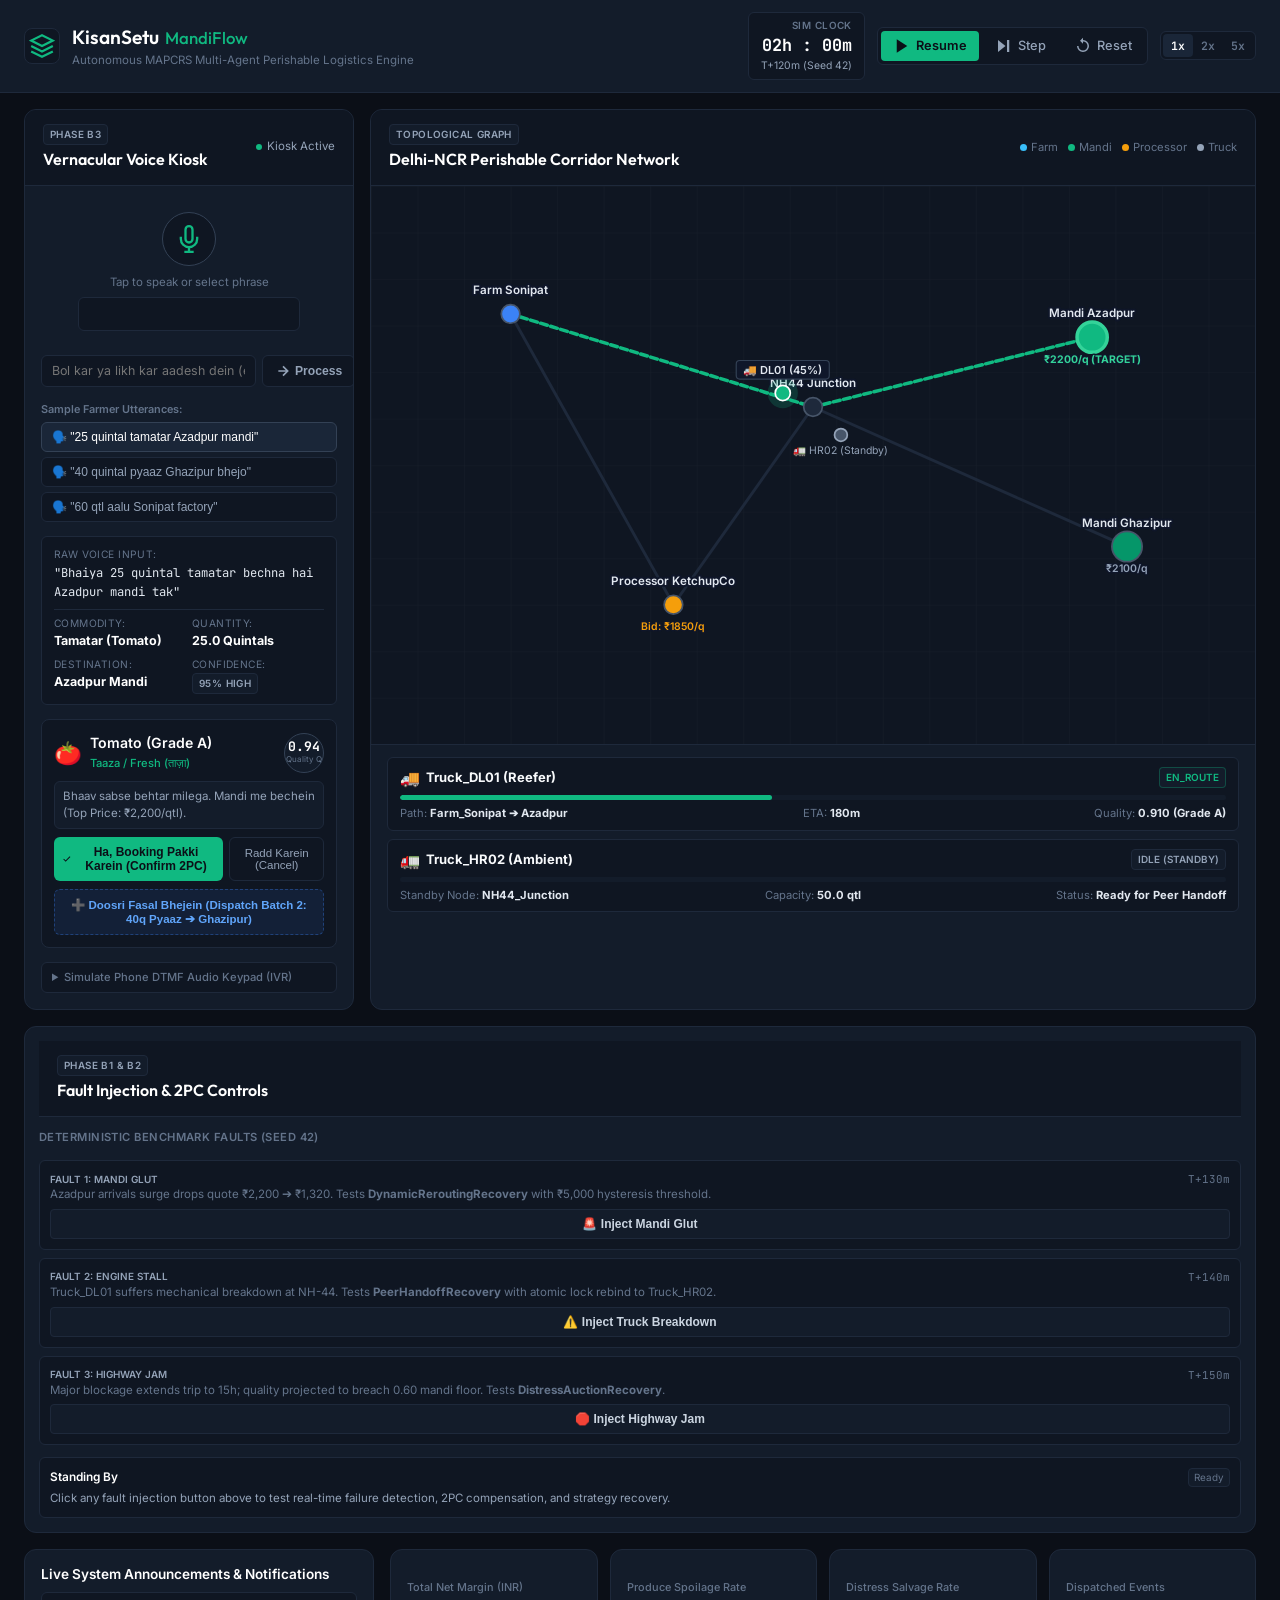
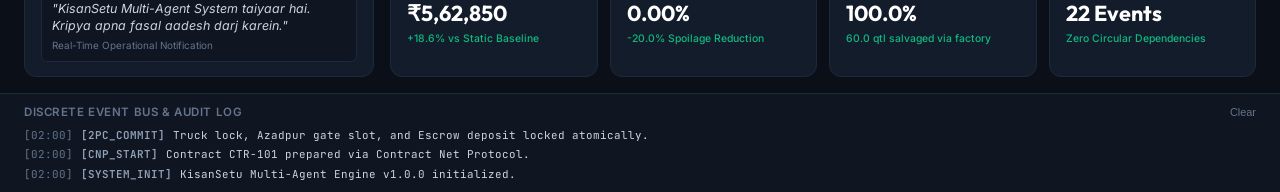
<file: index.html>
<!DOCTYPE html>
<html lang="en">
<head>
  <meta charset="UTF-8">
  <meta http-equiv="refresh" content="0; url=web/index.html">
  <title>KisanSetu (MandiFlow) - Redirecting</title>
  <script>window.location.href = "web/index.html";</script>
</head>
<body style="background:#090d16; color:#fff; font-family:sans-serif; text-align:center; padding-top:20vh;">
  <h2>Redirecting to KisanSetu Interactive Web UI...</h2>
  <p><a href="web/index.html" style="color:#10b981;">Click here if not redirected automatically</a></p>
</body>
</html>
</file>
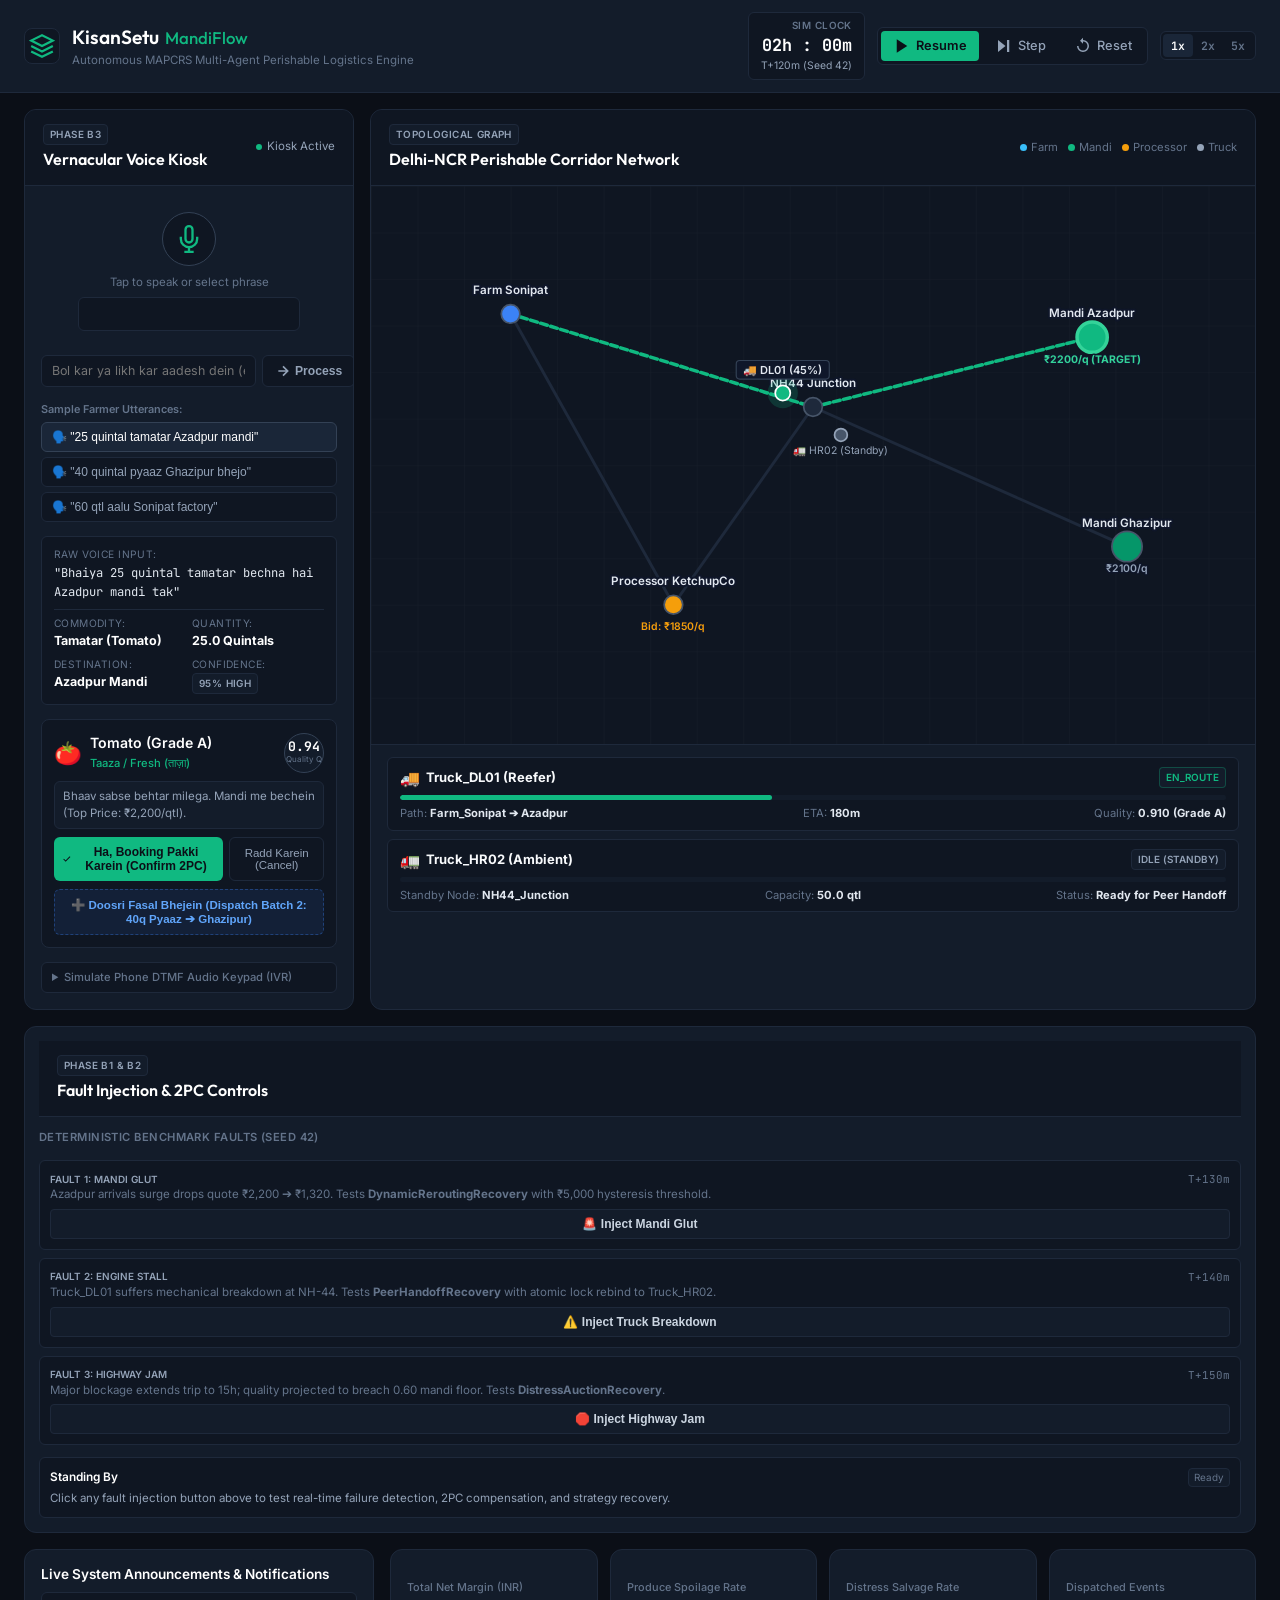
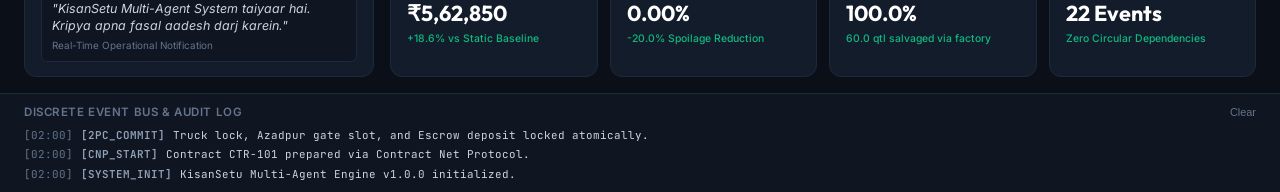
<file: web/index.html>
<!DOCTYPE html>
<html lang="en">
<head>
  <meta charset="UTF-8">
  <meta name="viewport" content="width=device-width, initial-scale=1.0">
  <title>KisanSetu (MandiFlow) - Multi-Agent Logistics Simulation</title>
  <meta name="description" content="KisanSetu (MandiFlow) - Autonomous Multi-Agent Planning, Coordination, 2PC Commitment, and Fault Recovery System for Perishable Produce Logistics.">
  <link rel="preconnect" href="https://fonts.googleapis.com">
  <link rel="preconnect" href="https://fonts.gstatic.com" crossorigin>
  <link href="https://fonts.googleapis.com/css2?family=Inter:wght@300;400;500;600;700;800&family=JetBrains+Mono:wght@400;500;600&family=Outfit:wght@500;600;700;800&display=swap" rel="stylesheet">
  <link rel="stylesheet" href="style.css">
</head>
<body>
  <!-- Header / Navigation Bar -->
  <header class="navbar">
    <div class="brand">
      <div class="brand-logo">
        <svg viewBox="0 0 24 24" width="26" height="26" fill="none" stroke="currentColor" stroke-width="2">
          <path d="M12 2L2 7l10 5 10-5-10-5zM2 17l10 5 10-5M2 12l10 5 10-5" stroke="#10b981"/>
        </svg>
      </div>
      <div>
        <h1 class="brand-title">KisanSetu <span class="brand-sub">MandiFlow</span></h1>
        <p class="brand-tagline">Autonomous MAPCRS Multi-Agent Perishable Logistics Engine</p>
      </div>
    </div>

    <!-- Sim Clock & Control Toolbar -->
    <div class="sim-controls">
      <div class="sim-clock-card">
        <span class="clock-label">SIM CLOCK</span>
        <span class="clock-time" id="simTimeDisplay">02h : 00m</span>
        <span class="clock-ticks" id="simTickDisplay">T+120m (Seed 42)</span>
      </div>

      <div class="control-btn-group">
        <button id="btnPlayPause" class="ctrl-btn ctrl-play" title="Play / Pause Simulation">
          <svg id="playIcon" viewBox="0 0 24 24" width="18" height="18" fill="currentColor">
            <polygon points="5,3 19,12 5,21"/>
          </svg>
          <span id="playPauseText">Resume</span>
        </button>

        <button id="btnStep" class="ctrl-btn" title="Step +15 minutes">
          <svg viewBox="0 0 24 24" width="18" height="18" fill="currentColor">
            <polygon points="4,4 14,12 4,20"/>
            <rect x="16" y="4" width="3" height="16"/>
          </svg>
          <span>Step</span>
        </button>

        <button id="btnReset" class="ctrl-btn" title="Reset Simulation">
          <svg viewBox="0 0 24 24" width="18" height="18" fill="currentColor">
            <path d="M12 4V1L8 5l4 4V6a6 6 0 1 1-6 6H4a8 8 0 1 0 8-8z"/>
          </svg>
          <span>Reset</span>
        </button>
      </div>

      <!-- Speed & Audio Toggle -->
      <div class="speed-selector">
        <button class="speed-btn active" data-speed="1">1x</button>
        <button class="speed-btn" data-speed="2">2x</button>
        <button class="speed-btn" data-speed="5">5x</button>
      </div>
    </div>
  </header>

  <!-- Main Grid Dashboard -->
  <main class="dashboard-grid">

    <!-- COLUMN 1: Accessible Vernacular Voice Kiosk -->
    <section class="card kiosk-card">
      <div class="card-header">
        <div class="card-title-group">
          <span class="badge badge-kiosk">PHASE B3</span>
          <h2>Vernacular Voice Kiosk</h2>
        </div>
        <span class="status-indicator live">Kiosk Active</span>
      </div>

      <div class="kiosk-terminal">
        <div class="mic-container">
          <div class="mic-rings" id="micRings"></div>
          <button id="btnMicTrigger" class="mic-button" title="Speak or trigger voice input">
            <svg viewBox="0 0 24 24" width="28" height="28" fill="none" stroke="currentColor" stroke-width="2">
              <path d="M12 1a3 3 0 0 0-3 3v8a3 3 0 0 0 6 0V4a3 3 0 0 0-3-3z"/>
              <path d="M19 10v2a7 7 0 0 1-14 0v-2"/>
              <line x1="12" y1="19" x2="12" y2="23"/>
              <line x1="8" y1="23" x2="16" y2="23"/>
            </svg>
          </button>
          <span class="mic-status-label" id="micStatusLabel">Tap to speak or select phrase</span>
          <canvas id="micVisualizerCanvas" class="mic-visualizer" width="220" height="32"></canvas>
        </div>

        <!-- Live Voice-to-Text Input Bar -->
        <div class="voice-input-bar">
          <input type="text" id="voiceCommandInput" class="voice-text-input" placeholder="Bol kar ya likh kar aadesh dein (e.g. 35 qtl tamatar)...">
          <button id="btnSubmitVoiceInput" class="btn-voice-submit" title="Process voice or text order">
            <svg viewBox="0 0 24 24" width="16" height="16" fill="none" stroke="currentColor" stroke-width="2.5">
              <path d="M5 12h14M12 5l7 7-7 7"/>
            </svg>
            <span>Process</span>
          </button>
        </div>

        <!-- Vernacular Speech Preset Chips -->
        <div class="chips-container">
          <span class="chips-label">Sample Farmer Utterances:</span>
          <button class="voice-chip active" data-phrase="Bhaiya 25 quintal tamatar bechna hai Azadpur mandi tak">
            🗣️ "25 quintal tamatar Azadpur mandi"
          </button>
          <button class="voice-chip" data-phrase="40 quintal pyaaz Ghazipur bhejo turant">
            🗣️ "40 quintal pyaaz Ghazipur bhejo"
          </button>
          <button class="voice-chip" data-phrase="60 qtl aalu Mother Dairy Sonipat plant bhejna hai">
            🗣️ "60 qtl aalu Sonipat factory"
          </button>
        </div>

        <!-- Live Parsed Utterance Box -->
        <div class="parsed-box">
          <div class="parsed-row">
            <span class="parsed-label">Raw Voice Input:</span>
            <span class="parsed-val" id="rawUtteranceText">"Bhaiya 25 quintal tamatar bechna hai Azadpur mandi tak"</span>
          </div>
          <div class="parsed-grid">
            <div>
              <span class="parsed-label">Commodity:</span>
              <strong id="parsedCommodity">Tamatar (Tomato)</strong>
            </div>
            <div>
              <span class="parsed-label">Quantity:</span>
              <strong id="parsedQuantity">25.0 Quintals</strong>
            </div>
            <div>
              <span class="parsed-label">Destination:</span>
              <strong id="parsedDestination">Azadpur Mandi</strong>
            </div>
            <div>
              <span class="parsed-label">Confidence:</span>
              <span class="badge badge-confidence" id="parsedConfidence">95% High</span>
            </div>
          </div>
        </div>

        <!-- Produce Quality Status Card -->
        <div class="status-card-widget grade-a" id="produceStatusCard">
          <div class="status-card-header">
            <div class="crop-info">
              <span class="crop-icon">🍅</span>
              <div>
                <h4 id="cardCropName">Tomato (Grade A)</h4>
                <span class="grade-tag" id="cardGradeTag">Taaza / Fresh (ताज़ा)</span>
              </div>
            </div>
            <div class="quality-score-circle">
              <span class="q-val" id="cardQualityScore">0.94</span>
              <span class="q-lbl">Quality Q</span>
            </div>
          </div>
          <p class="status-recommendation" id="cardRecommendation">
            Bhaav sabse behtar milega. Mandi me bechein (Top Price: ₹2,200/qtl).
          </p>
          <div class="card-action-bar">
            <button id="btnConfirm2PC" class="btn-primary-action">
              <svg viewBox="0 0 24 24" width="16" height="16" fill="none" stroke="currentColor" stroke-width="2.5"><polyline points="20 6 9 17 4 12"/></svg>
              Ha, Booking Pakki Karein (Confirm 2PC)
            </button>
            <button id="btnCancel2PC" class="btn-secondary-action">Radd Karein (Cancel)</button>
          </div>
          <button id="btnDispatchBatch2" class="btn-batch2-action" title="Dispatch concurrent harvest batch simultaneously">
            ➕ Doosri Fasal Bhejein (Dispatch Batch 2: 40q Pyaaz ➔ Ghazipur)
          </button>
        </div>

        <!-- DTMF Telephone Numpad -->
        <details class="dtmf-drawer">
          <summary>Simulate Phone DTMF Audio Keypad (IVR)</summary>
          <div class="numpad-grid">
            <button class="numpad-btn" data-key="1">1<span>🍅 Tomato</span></button>
            <button class="numpad-btn" data-key="2">2<span>🧅 Onion</span></button>
            <button class="numpad-btn" data-key="3">3<span>🥔 Potato</span></button>
            <button class="numpad-btn" data-key="4">4<span>Azadpur</span></button>
            <button class="numpad-btn" data-key="5">5<span>Ghazipur</span></button>
            <button class="numpad-btn" data-key="6">6<span>Sonipat</span></button>
            <button class="numpad-btn" data-key="7">7<span>25 qtl</span></button>
            <button class="numpad-btn" data-key="8">8<span>50 qtl</span></button>
            <button class="numpad-btn" data-key="9">9<span>Confirm</span></button>
            <button class="numpad-btn" data-key="*">*<span>Repeat</span></button>
            <button class="numpad-btn" data-key="0">0<span>Help</span></button>
            <button class="numpad-btn" data-key="#">#<span>Submit</span></button>
          </div>
        </details>
      </div>
    </section>

    <!-- COLUMN 2: Topological Road Graph & Interactive Map -->
    <section class="card map-card">
      <div class="card-header">
        <div class="card-title-group">
          <span class="badge badge-map">TOPOLOGICAL GRAPH</span>
          <h2>Delhi-NCR Perishable Corridor Network</h2>
        </div>
        <div class="map-legend">
          <span class="legend-item"><span class="dot farm"></span> Farm</span>
          <span class="legend-item"><span class="dot mandi"></span> Mandi</span>
          <span class="legend-item"><span class="dot plant"></span> Processor</span>
          <span class="legend-item"><span class="dot truck"></span> Truck</span>
        </div>
      </div>

      <div class="map-canvas-container">
        <svg id="roadMapSvg" class="road-map-svg" viewBox="0 0 760 480">
          <!-- Background Grid Pattern -->
          <defs>
            <pattern id="gridPattern" width="40" height="40" patternUnits="userSpaceOnUse">
              <path d="M 40 0 L 0 0 0 40" fill="none" stroke="rgba(255,255,255,0.03)" stroke-width="1"/>
            </pattern>
            <linearGradient id="roadGradient" x1="0%" y1="0%" x2="100%" y2="100%">
              <stop offset="0%" stop-color="#3b82f6" stop-opacity="0.7"/>
              <stop offset="100%" stop-color="#10b981" stop-opacity="0.7"/>
            </linearGradient>
            <filter id="glow" x="-20%" y="-20%" width="140%" height="140%">
              <feGaussianBlur stdDeviation="3" result="blur"/>
              <feComposite in="SourceGraphic" in2="blur" operator="over"/>
            </filter>
          </defs>

          <rect width="100%" height="100%" fill="url(#gridPattern)" />

          <!-- Network Road Edges -->
          <g id="roadEdges">
            <!-- Road segments will be drawn here -->
          </g>

          <!-- Network Nodes -->
          <g id="roadNodes">
            <!-- Hubs and Mandis will be drawn here -->
          </g>

          <!-- Animated Moving Vehicles -->
          <g id="roadTrucks">
            <!-- Active trucks with pulsing halos -->
          </g>
        </svg>

        <!-- Interactive Node Inspector Drawer (Option 3) -->
        <div id="nodeInspectorCard" class="node-inspector-card hidden">
          <div class="node-inspector-header">
            <div class="node-title-group">
              <span id="inspectNodeType" class="badge-node-type">APMC MANDI</span>
              <h3 id="inspectNodeTitle">Mandi Azadpur</h3>
            </div>
            <button id="btnCloseInspector" class="btn-close-inspector" title="Close Inspector">✕</button>
          </div>
          <p id="inspectNodeDesc" class="node-inspector-desc">Asia's largest wholesale fruits & vegetables market.</p>
          <div class="node-stats-grid">
            <div class="stat-tile">
              <span class="stat-label">Live Price</span>
              <strong id="inspectNodePrice" class="stat-val">₹2,200/qtl</strong>
            </div>
            <div class="stat-tile">
              <span class="stat-label">Dock Occupancy</span>
              <strong id="inspectNodeOccupancy" class="stat-val">2 / 5 Docks</strong>
            </div>
            <div class="stat-tile">
              <span class="stat-label">Operating Window</span>
              <strong id="inspectNodeWindow" class="stat-val">04:00 - 08:00 AM</strong>
            </div>
            <div class="stat-tile">
              <span class="stat-label">Active Transit</span>
              <strong id="inspectNodeInbound" class="stat-val">Truck_DL01 En Route</strong>
            </div>
          </div>
        </div>

        <!-- Transit Status Lane Panel (Overlay) -->
        <div class="truck-lanes-panel">
          <div class="lane-item" id="truckLane1">
            <div class="lane-header">
              <div class="truck-badge">
                <span class="truck-icon">🚚</span>
                <strong>Truck_DL01 (Reefer)</strong>
              </div>
              <span class="truck-state-badge enroute" id="truck1StateBadge">EN_ROUTE</span>
            </div>
            <div class="progress-bar-bg">
              <div class="progress-bar-fill" id="truck1ProgressBar" style="width: 45%;"></div>
            </div>
            <div class="lane-meta">
              <span>Path: <b id="truck1RouteText">Farm_Sonipat ➔ Azadpur</b></span>
              <span>ETA: <b id="truck1Eta">180m</b></span>
              <span>Quality: <b class="quality-text" id="truck1QualityText">0.910 (Grade A)</b></span>
            </div>
          </div>

          <div class="lane-item" id="truckLane2">
            <div class="lane-header">
              <div class="truck-badge">
                <span class="truck-icon">🚛</span>
                <strong>Truck_HR02 (Ambient)</strong>
              </div>
              <span class="truck-state-badge idle" id="truck2StateBadge">IDLE (STANDBY)</span>
            </div>
            <div class="progress-bar-bg">
              <div class="progress-bar-fill" id="truck2ProgressBar" style="width: 0%;"></div>
            </div>
            <div class="lane-meta">
              <span>Standby Node: <b>NH44_Junction</b></span>
              <span>Capacity: <b>50.0 qtl</b></span>
              <span>Status: <b id="truck2StandbyText">Ready for Peer Handoff</b></span>
            </div>
          </div>
        </div>
      </div>
    </section>

    <!-- COLUMN 3: Real-Time Fault Injection -->
    <section class="card controls-card">
      <div class="card-header">
        <div class="card-title-group">
          <span class="badge badge-control">PHASE B1 & B2</span>
          <h2>Fault Injection & 2PC Controls</h2>
        </div>
      </div>

      <!-- Interactive Fault Injection Buttons -->
      <div class="fault-injection-deck">
        <h3 class="section-heading">Deterministic Benchmark Faults (Seed 42)</h3>

        <div class="fault-button-card">
          <div class="fault-info">
            <div class="fault-header-line">
              <span class="fault-tag tag-glut">FAULT 1: MANDI GLUT</span>
              <span class="fault-time">T+130m</span>
            </div>
            <p>Azadpur arrivals surge drops quote ₹2,200 ➔ ₹1,320. Tests <strong>DynamicReroutingRecovery</strong> with ₹5,000 hysteresis threshold.</p>
          </div>
          <button id="btnInjectGlut" class="fault-btn btn-glut">
            🚨 Inject Mandi Glut
          </button>
        </div>

        <div class="fault-button-card">
          <div class="fault-info">
            <div class="fault-header-line">
              <span class="fault-tag tag-stall">FAULT 2: ENGINE STALL</span>
              <span class="fault-time">T+140m</span>
            </div>
            <p>Truck_DL01 suffers mechanical breakdown at NH-44. Tests <strong>PeerHandoffRecovery</strong> with atomic lock rebind to Truck_HR02.</p>
          </div>
          <button id="btnInjectStall" class="fault-btn btn-stall">
            ⚠️ Inject Truck Breakdown
          </button>
        </div>

        <div class="fault-button-card">
          <div class="fault-info">
            <div class="fault-header-line">
              <span class="fault-tag tag-block">FAULT 3: HIGHWAY JAM</span>
              <span class="fault-time">T+150m</span>
            </div>
            <p>Major blockage extends trip to 15h; quality projected to breach 0.60 mandi floor. Tests <strong>DistressAuctionRecovery</strong>.</p>
          </div>
          <button id="btnInjectBlockage" class="fault-btn btn-block">
            🛑 Inject Highway Jam
          </button>
        </div>
      </div>

      <!-- Active Recovery Outcome Card -->
      <div class="recovery-outcome-box" id="recoveryOutcomeBox">
        <div class="rec-header">
          <span class="rec-strategy" id="recStrategyName">Standing By</span>
          <span class="rec-status" id="recStatusBadge">Ready</span>
        </div>
        <p class="rec-summary" id="recActionSummary">
          Click any fault injection button above to test real-time failure detection, 2PC compensation, and strategy recovery.
        </p>
      </div>
    </section>

  </main>

  <!-- Bottom Analytics & System Announcements Feed -->
  <section class="bottom-section">
    <!-- System Announcements Panel -->
    <div class="audio-feed-card">
      <div class="audio-card-header">
        <h3>Live System Announcements &amp; Notifications</h3>
      </div>
      <div class="audio-quote-box">
        <p id="audioSpeechSubtitle">"KisanSetu Multi-Agent System taiyaar hai. Kripya apna fasal aadesh darj karein."</p>
        <span class="audio-lang-tag">Real-Time Operational Notification</span>
      </div>
    </div>

    <!-- Comparative Baseline Analytics -->
    <div class="metrics-grid">
      <div class="metric-card">
        <span class="metric-lbl">Total Net Margin (INR)</span>
        <div class="metric-val" id="metricMargin">₹5,62,850</div>
        <span class="metric-comp">+18.6% vs Static Baseline</span>
      </div>
      <div class="metric-card">
        <span class="metric-lbl">Produce Spoilage Rate</span>
        <div class="metric-val" id="metricSpoilage">0.00%</div>
        <span class="metric-comp">-20.0% Spoilage Reduction</span>
      </div>
      <div class="metric-card">
        <span class="metric-lbl">Distress Salvage Rate</span>
        <div class="metric-val" id="metricSalvage">100.0%</div>
        <span class="metric-comp">60.0 qtl salvaged via factory</span>
      </div>
      <div class="metric-card">
        <span class="metric-lbl">Dispatched Events</span>
        <div class="metric-val" id="metricEvents">19 Events</div>
        <span class="metric-comp">Zero Circular Dependencies</span>
      </div>
    </div>
  </section>

  <!-- Structured Event Log Drawer -->
  <footer class="event-log-drawer">
    <div class="log-drawer-header">
      <h4>Discrete Event Bus &amp; Audit Log</h4>
      <button id="btnClearLog" class="btn-clear-log">Clear</button>
    </div>
    <div class="log-stream" id="eventLogStream">
      <!-- Events injected here -->
    </div>
  </footer>

  <script src="app.js?v=state_machine_v9"></script>
</body>
</html>
</file>
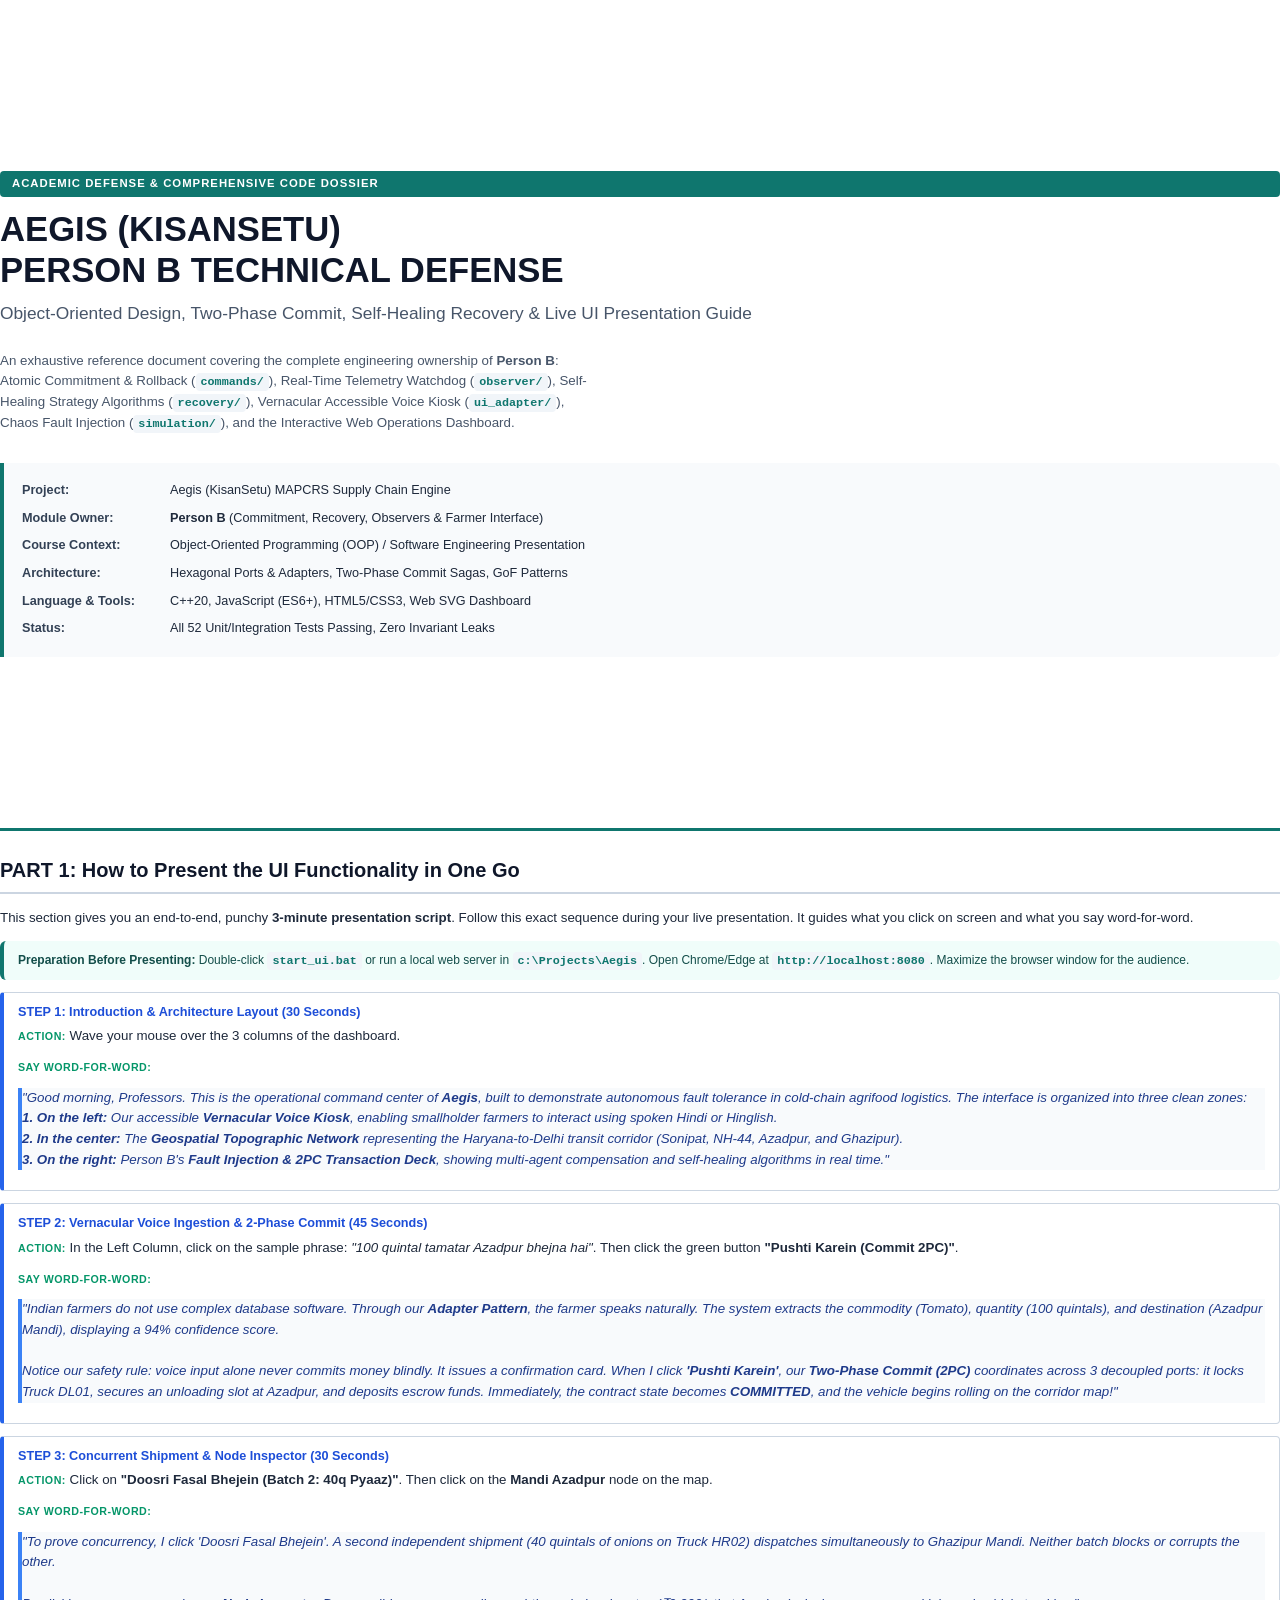
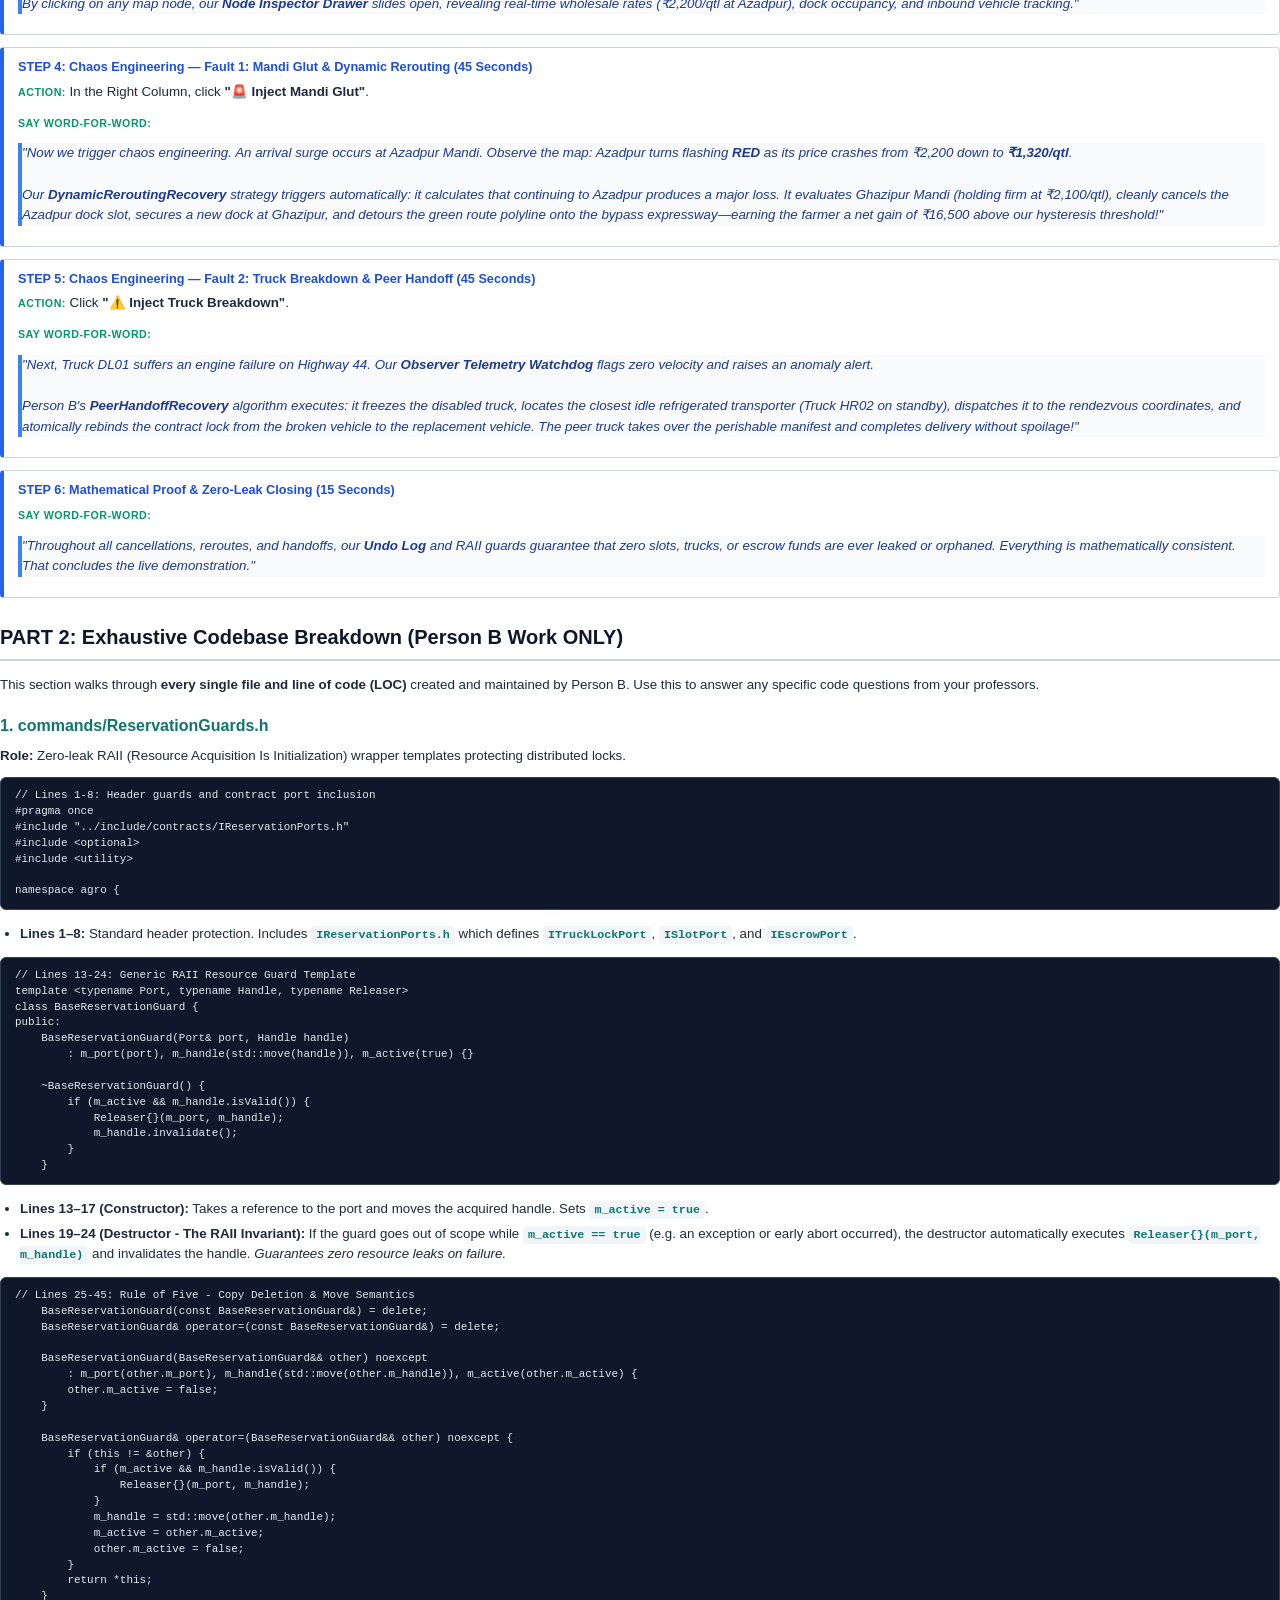
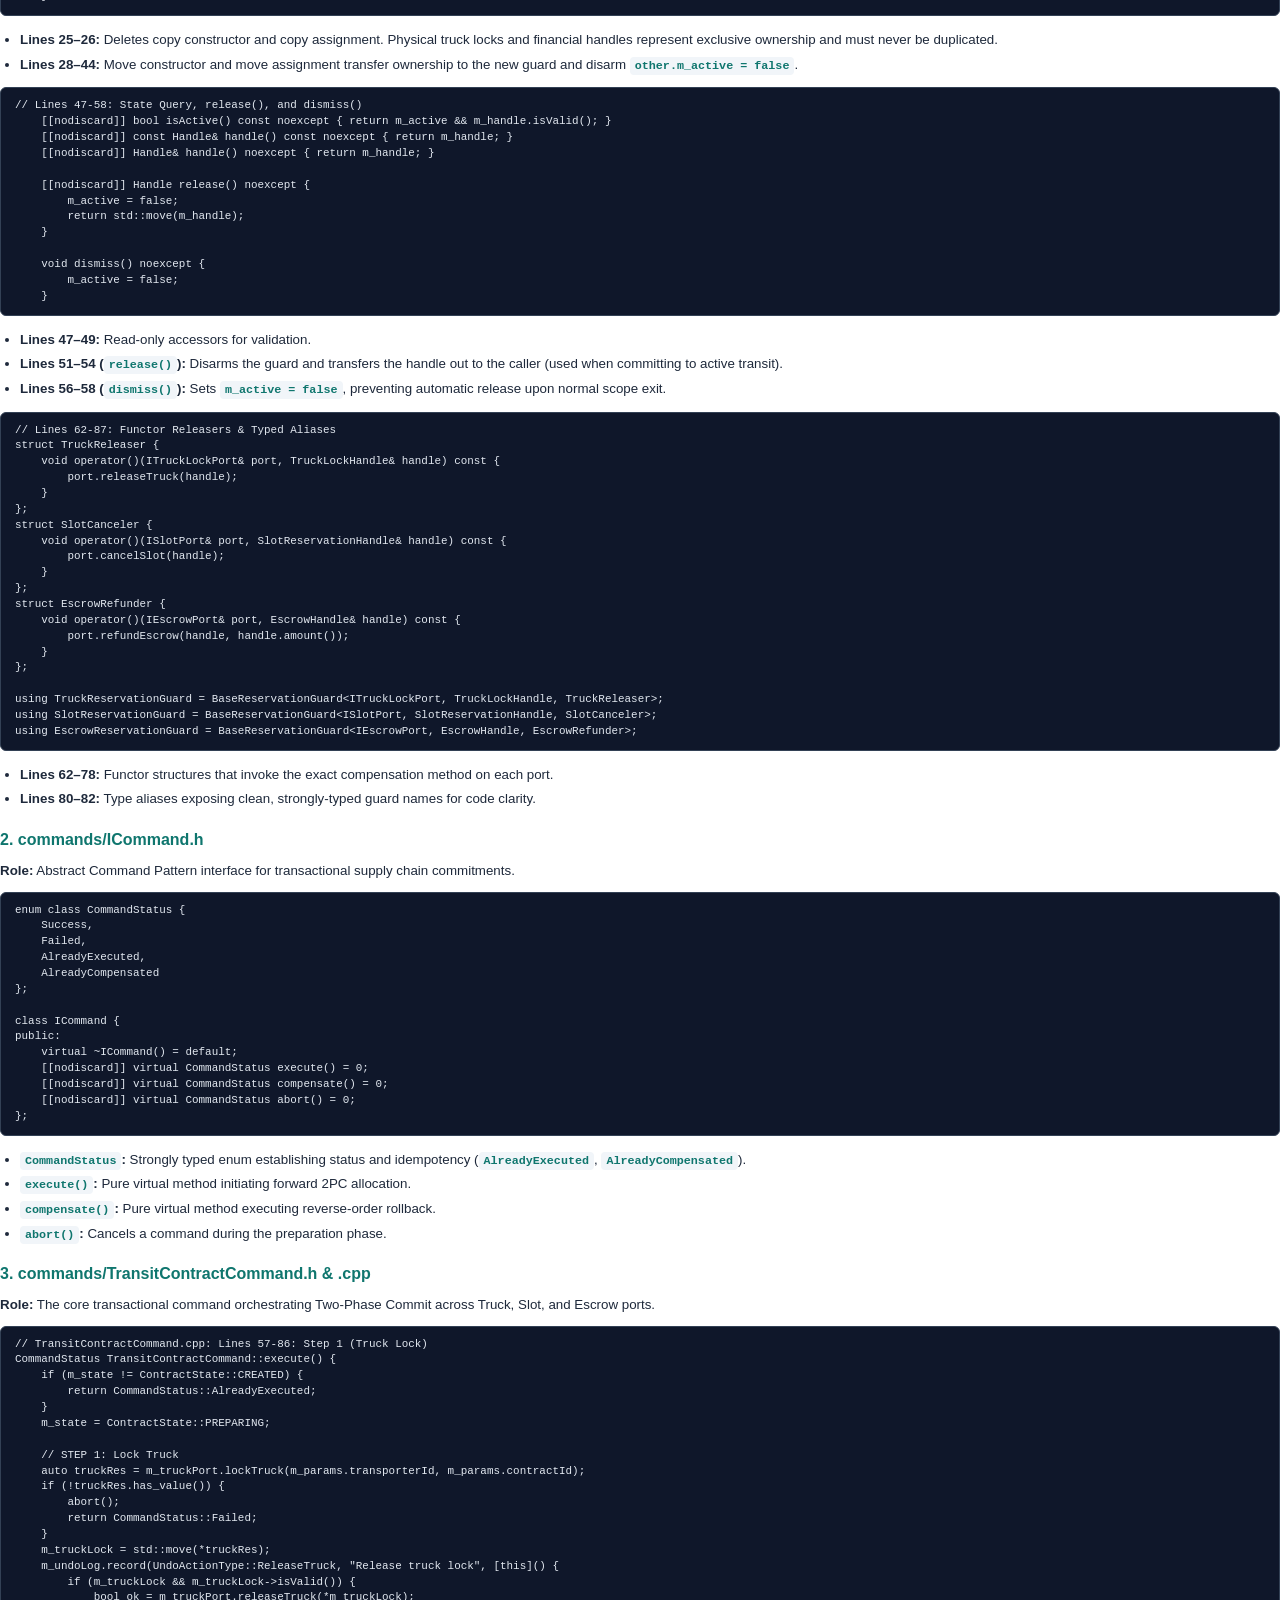
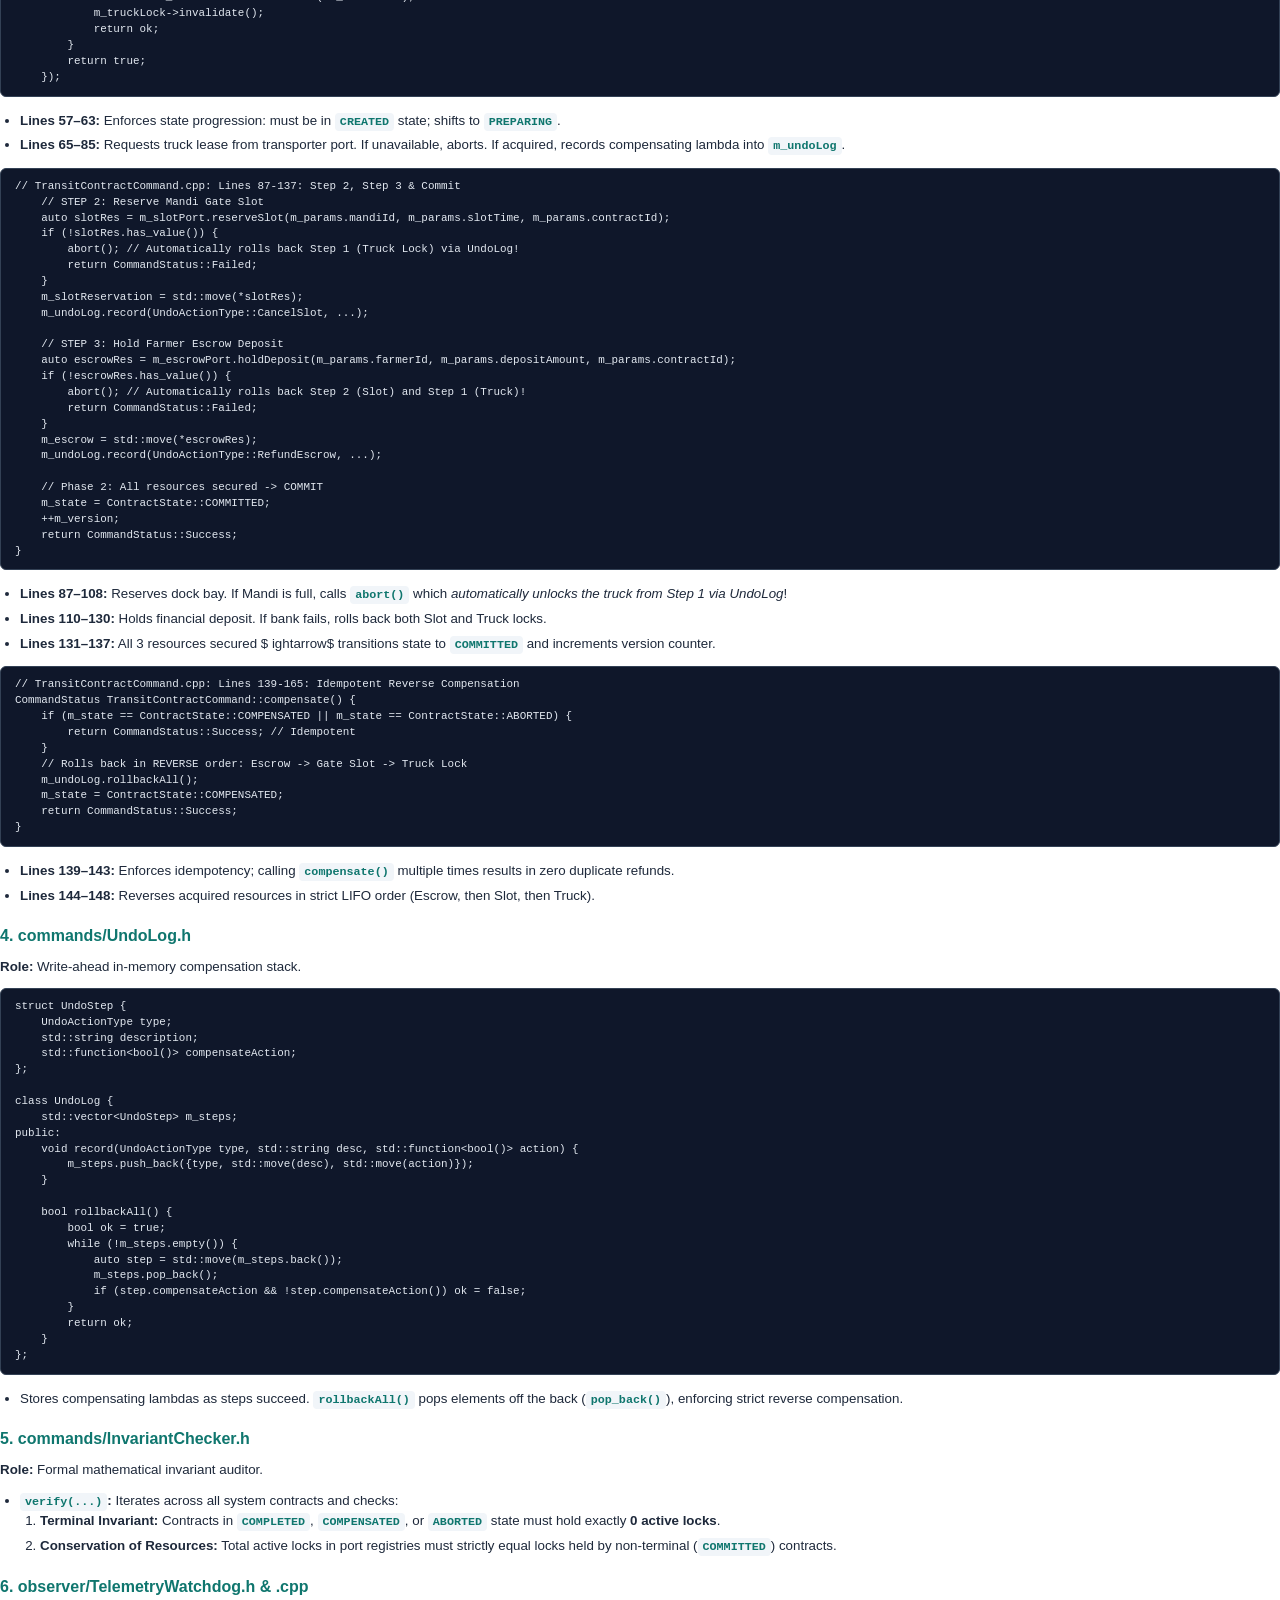
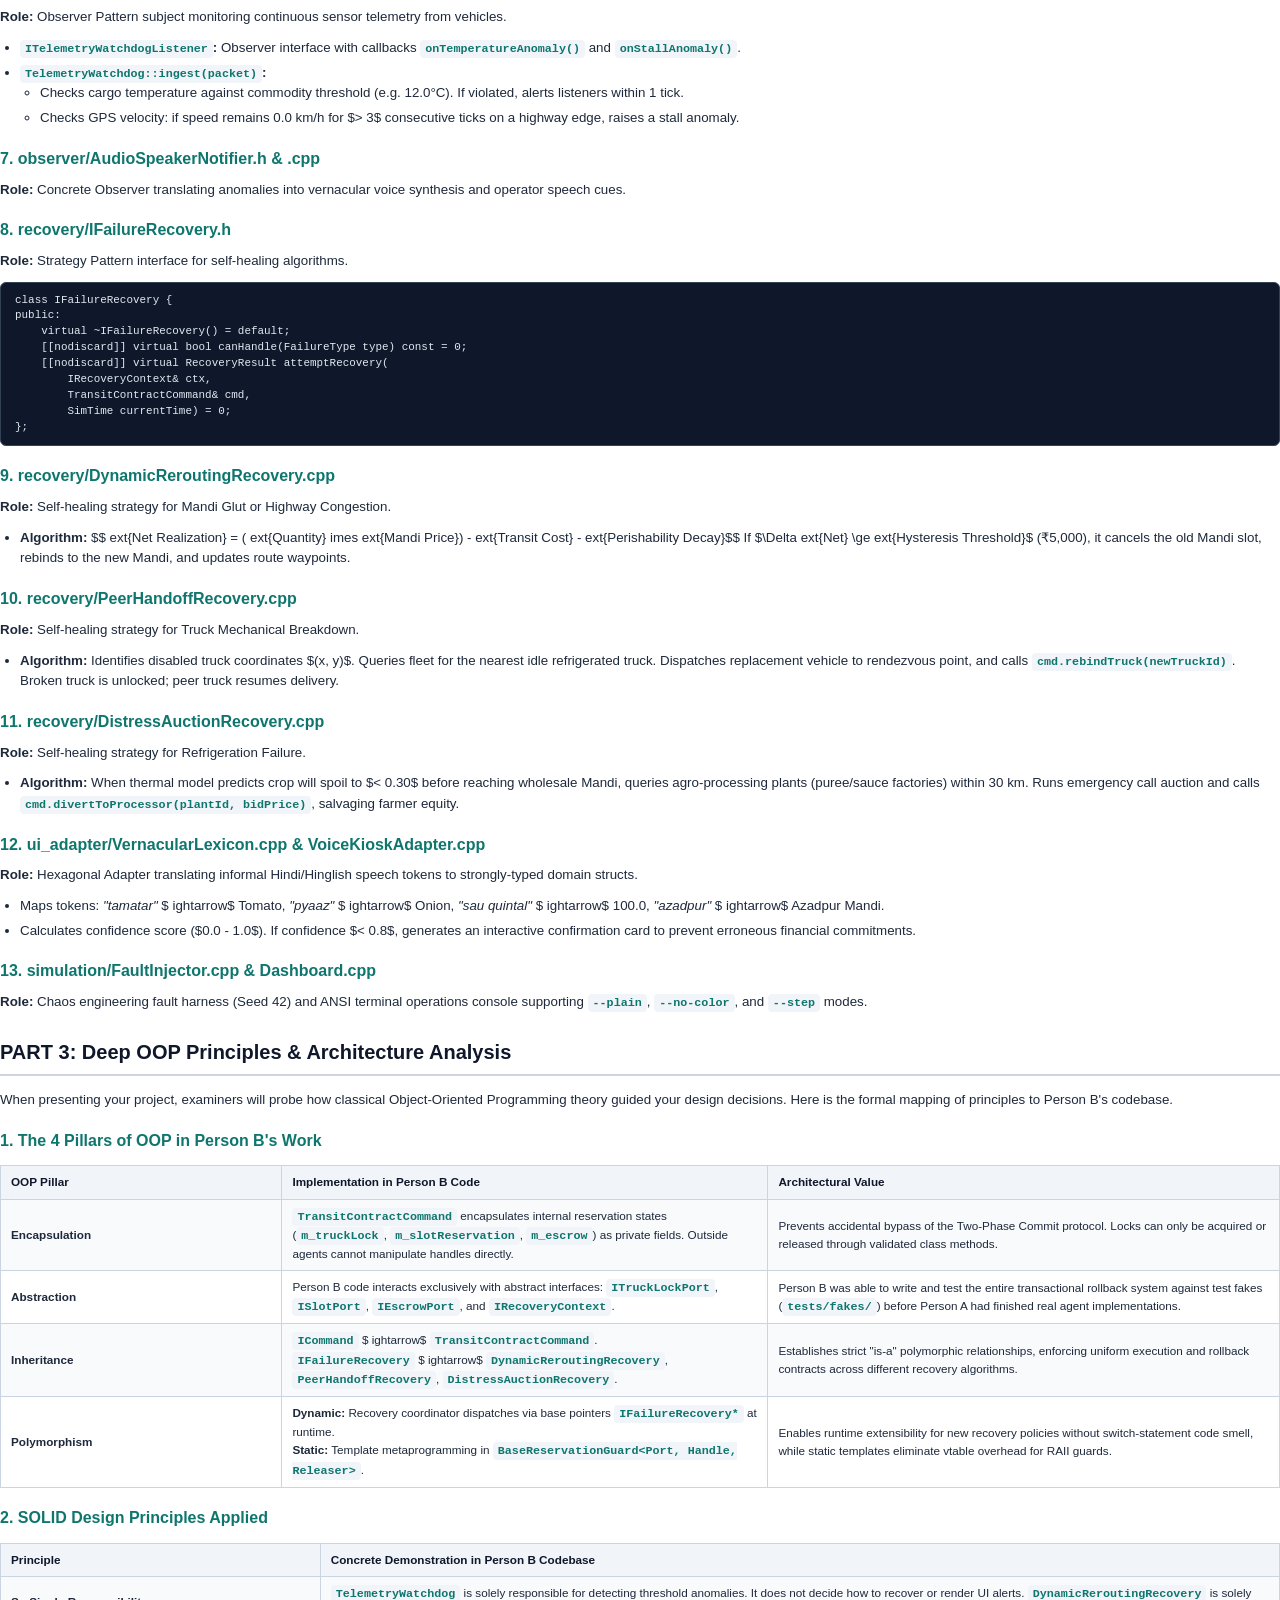
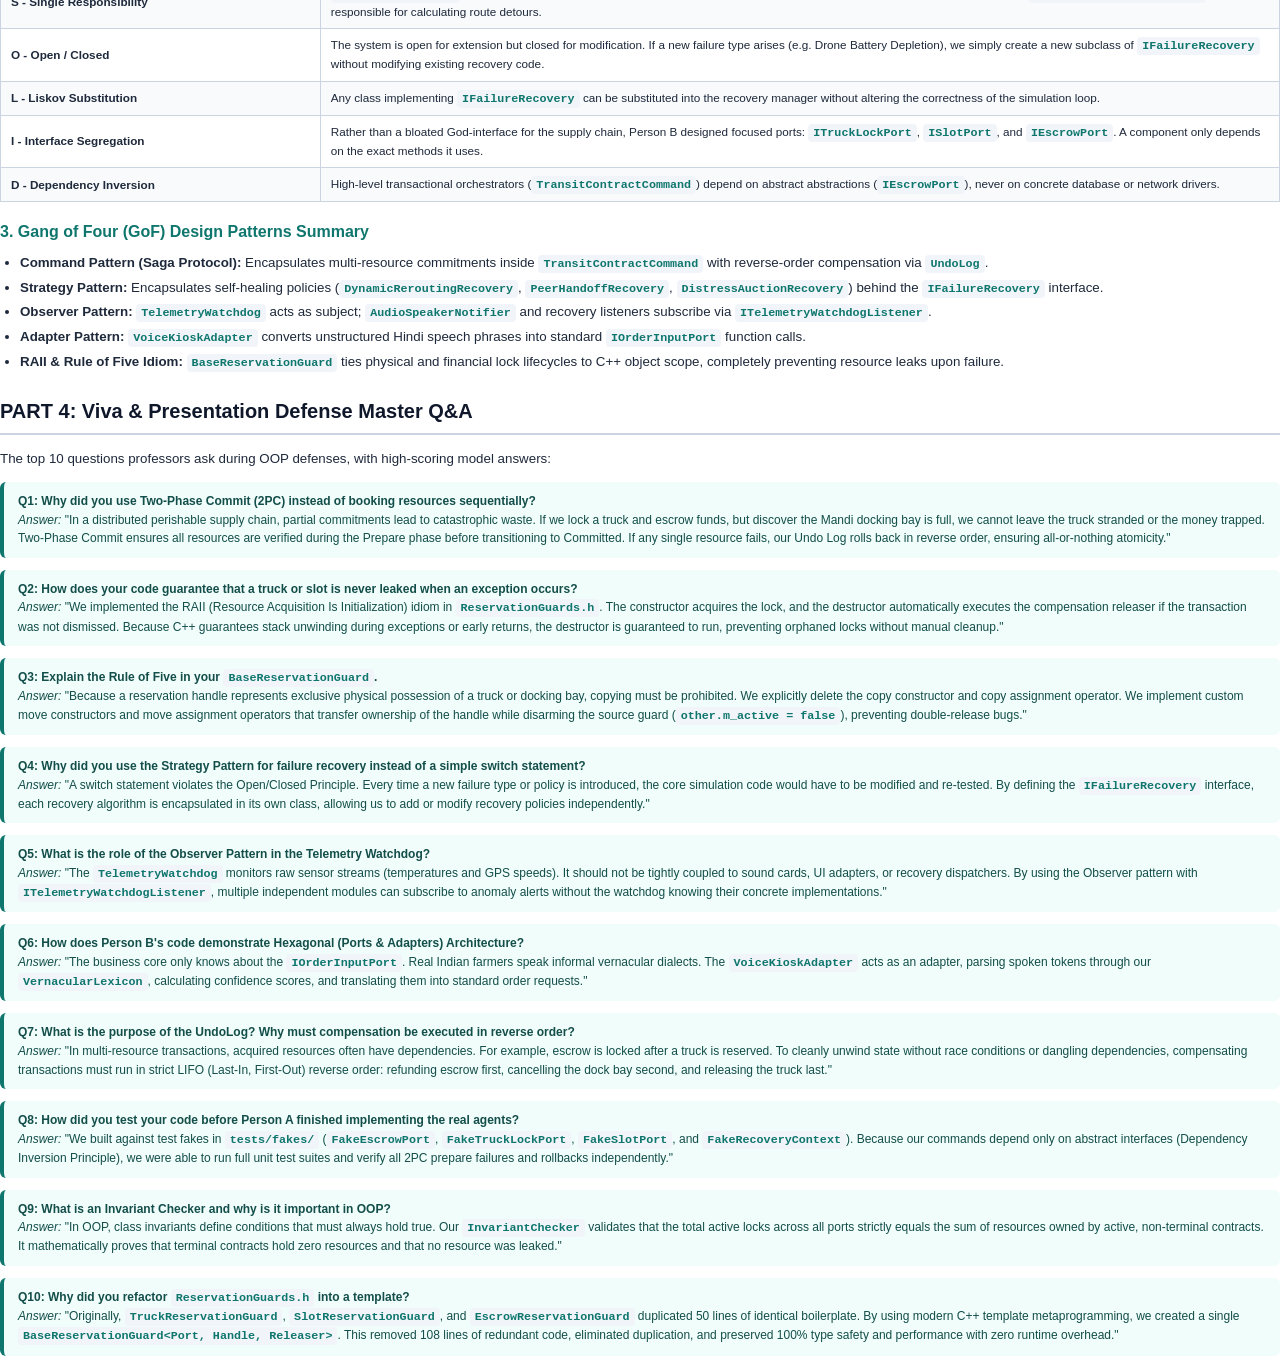
<file: Person_B_OOP_Presentation_and_Code_Guide.html>
<!DOCTYPE html>
<html lang="en">
<head>
<meta charset="UTF-8">
<title>Aegis (KisanSetu) - Person B Comprehensive OOP Presentation & Code Guide</title>
<style>
  @page {
    size: A4;
    margin: 18mm 16mm 18mm 16mm;
    @bottom-right {
      content: counter(page);
    }
  }
  body {
    font-family: 'Segoe UI', -apple-system, BlinkMacSystemFont, Roboto, Helvetica, Arial, sans-serif;
    color: #1e293b;
    line-height: 1.55;
    font-size: 10pt;
    margin: 0;
    padding: 0;
  }
  .page-break {
    page-break-before: always;
  }
  .cover-page {
    height: 92vh;
    display: flex;
    flex-direction: column;
    justify-content: center;
    border-bottom: 3px solid #0f766e;
    page-break-after: always;
  }
  .badge-tag {
    display: inline-block;
    padding: 4px 12px;
    background: #0f766e;
    color: #ffffff;
    font-weight: 700;
    font-size: 8.5pt;
    letter-spacing: 1px;
    border-radius: 4px;
    text-transform: uppercase;
    margin-bottom: 12px;
  }
  h1.cover-title {
    font-size: 26pt;
    color: #0f172a;
    margin: 0 0 8px 0;
    font-weight: 800;
    line-height: 1.2;
  }
  h2.cover-subtitle {
    font-size: 13pt;
    color: #475569;
    font-weight: 500;
    margin: 0 0 24px 0;
  }
  .meta-box {
    background: #f8fafc;
    border-left: 4px solid #0f766e;
    padding: 14px 18px;
    border-radius: 0 6px 6px 0;
    margin-top: 20px;
    font-size: 9.5pt;
  }
  .meta-box table {
    width: 100%;
    border-collapse: collapse;
  }
  .meta-box td {
    padding: 4px 8px 4px 0;
  }
  .meta-box td.label {
    font-weight: 700;
    color: #334155;
    width: 140px;
  }
  h2.sec-heading {
    font-size: 15pt;
    color: #0f172a;
    border-bottom: 2px solid #cbd5e1;
    padding-bottom: 6px;
    margin-top: 24px;
    margin-bottom: 14px;
    font-weight: 700;
  }
  h3.sub-heading {
    font-size: 12pt;
    color: #0f766e;
    margin-top: 18px;
    margin-bottom: 8px;
    font-weight: 700;
  }
  h4.minor-heading {
    font-size: 10.5pt;
    color: #1e293b;
    margin-top: 12px;
    margin-bottom: 4px;
    font-weight: 700;
  }
  p {
    margin: 0 0 10px 0;
  }
  table.data-table {
    width: 100%;
    border-collapse: collapse;
    margin: 12px 0 16px 0;
    font-size: 8.8pt;
  }
  table.data-table th, table.data-table td {
    border: 1px solid #cbd5e1;
    padding: 7px 10px;
    text-align: left;
  }
  table.data-table th {
    background: #f1f5f9;
    font-weight: 700;
    color: #0f172a;
  }
  table.data-table tr:nth-child(even) td {
    background: #f8fafc;
  }
  pre, code {
    font-family: 'Consolas', 'Courier New', monospace;
  }
  pre {
    background: #0f172a;
    color: #e2e8f0;
    padding: 10px 14px;
    border-radius: 6px;
    font-size: 8.2pt;
    line-height: 1.45;
    overflow-x: auto;
    margin: 10px 0 14px 0;
    border: 1px solid #334155;
  }
  code.inline {
    background: #f1f5f9;
    color: #0f766e;
    padding: 2px 5px;
    border-radius: 4px;
    font-size: 8.8pt;
    font-weight: 600;
  }
  .callout {
    padding: 10px 14px;
    border-radius: 6px;
    margin: 12px 0;
    font-size: 9pt;
  }
  .callout-info {
    background: #f0fdfa;
    border-left: 4px solid #0f766e;
    color: #134e4a;
  }
  .callout-warning {
    background: #fefce8;
    border-left: 4px solid #ca8a04;
    color: #713f12;
  }
  .callout-quote {
    background: #f8fafc;
    border-left: 4px solid #3b82f6;
    color: #1e3a8a;
    font-style: italic;
  }
  ul, ol {
    margin: 0 0 12px 0;
    padding-left: 20px;
  }
  li {
    margin-bottom: 4px;
  }
  .script-box {
    background: #ffffff;
    border: 1px solid #cbd5e1;
    border-left: 4px solid #2563eb;
    border-radius: 4px;
    padding: 10px 14px;
    margin-bottom: 12px;
  }
  .script-step-title {
    font-weight: 700;
    color: #1d4ed8;
    font-size: 9.5pt;
    margin-bottom: 4px;
  }
  .say-tag {
    font-weight: 700;
    color: #059669;
    text-transform: uppercase;
    font-size: 8pt;
    letter-spacing: 0.5px;
  }
</style>
</head>
<body>

<!-- COVER PAGE -->
<div class="cover-page">
  <span class="badge-tag">Academic Defense & Comprehensive Code Dossier</span>
  <h1 class="cover-title">AEGIS (KISANSETU)<br>PERSON B TECHNICAL DEFENSE</h1>
  <h2 class="cover-subtitle">Object-Oriented Design, Two-Phase Commit, Self-Healing Recovery & Live UI Presentation Guide</h2>

  <p style="font-size: 10pt; color: #475569; max-width: 600px;">
    An exhaustive reference document covering the complete engineering ownership of <strong>Person B</strong>:
    Atomic Commitment & Rollback (<code class="inline">commands/</code>), Real-Time Telemetry Watchdog (<code class="inline">observer/</code>),
    Self-Healing Strategy Algorithms (<code class="inline">recovery/</code>), Vernacular Accessible Voice Kiosk (<code class="inline">ui_adapter/</code>),
    Chaos Fault Injection (<code class="inline">simulation/</code>), and the Interactive Web Operations Dashboard.
  </p>

  <div class="meta-box">
    <table>
      <tr><td class="label">Project:</td><td>Aegis (KisanSetu) MAPCRS Supply Chain Engine</td></tr>
      <tr><td class="label">Module Owner:</td><td><strong>Person B</strong> (Commitment, Recovery, Observers & Farmer Interface)</td></tr>
      <tr><td class="label">Course Context:</td><td>Object-Oriented Programming (OOP) / Software Engineering Presentation</td></tr>
      <tr><td class="label">Architecture:</td><td>Hexagonal Ports & Adapters, Two-Phase Commit Sagas, GoF Patterns</td></tr>
      <tr><td class="label">Language & Tools:</td><td>C++20, JavaScript (ES6+), HTML5/CSS3, Web SVG Dashboard</td></tr>
      <tr><td class="label">Status:</td><td>All 52 Unit/Integration Tests Passing, Zero Invariant Leaks</td></tr>
    </table>
  </div>
</div>

<!-- PART 1: LIVE UI PRESENTATION GUIDE -->
<h2 class="sec-heading">PART 1: How to Present the UI Functionality in One Go</h2>
<p>
  This section gives you an end-to-end, punchy <strong>3-minute presentation script</strong>. Follow this exact sequence
  during your live presentation. It guides what you click on screen and what you say word-for-word.
</p>

<div class="callout callout-info">
  <strong>Preparation Before Presenting:</strong> Double-click <code class="inline">start_ui.bat</code> or run a local web server in <code class="inline">c:\Projects\Aegis</code>.
  Open Chrome/Edge at <code class="inline">http://localhost:8080</code>. Maximize the browser window for the audience.
</div>

<div class="script-box">
  <div class="script-step-title">STEP 1: Introduction & Architecture Layout (30 Seconds)</div>
  <p><span class="say-tag">Action:</span> Wave your mouse over the 3 columns of the dashboard.</p>
  <p><span class="say-tag">Say Word-For-Word:</span></p>
  <p class="callout-quote">
    "Good morning, Professors. This is the operational command center of <strong>Aegis</strong>, built to demonstrate
    autonomous fault tolerance in cold-chain agrifood logistics. The interface is organized into three clean zones:<br>
    <strong>1. On the left:</strong> Our accessible <strong>Vernacular Voice Kiosk</strong>, enabling smallholder farmers to interact using spoken Hindi or Hinglish.<br>
    <strong>2. In the center:</strong> The <strong>Geospatial Topographic Network</strong> representing the Haryana-to-Delhi transit corridor (Sonipat, NH-44, Azadpur, and Ghazipur).<br>
    <strong>3. On the right:</strong> Person B's <strong>Fault Injection & 2PC Transaction Deck</strong>, showing multi-agent compensation and self-healing algorithms in real time."
  </p>
</div>

<div class="script-box">
  <div class="script-step-title">STEP 2: Vernacular Voice Ingestion & 2-Phase Commit (45 Seconds)</div>
  <p><span class="say-tag">Action:</span> In the Left Column, click on the sample phrase: <em>"100 quintal tamatar Azadpur bhejna hai"</em>. Then click the green button <strong>"Pushti Karein (Commit 2PC)"</strong>.</p>
  <p><span class="say-tag">Say Word-For-Word:</span></p>
  <p class="callout-quote">
    "Indian farmers do not use complex database software. Through our <strong>Adapter Pattern</strong>, the farmer speaks naturally.
    The system extracts the commodity (<em>Tomato</em>), quantity (<em>100 quintals</em>), and destination (<em>Azadpur Mandi</em>), displaying a 94% confidence score.<br><br>
    Notice our safety rule: <em>voice input alone never commits money blindly</em>. It issues a confirmation card.
    When I click <strong>'Pushti Karein'</strong>, our <strong>Two-Phase Commit (2PC)</strong> coordinates across 3 decoupled ports:
    it locks Truck DL01, secures an unloading slot at Azadpur, and deposits escrow funds.
    Immediately, the contract state becomes <strong>COMMITTED</strong>, and the vehicle begins rolling on the corridor map!"
  </p>
</div>

<div class="script-box">
  <div class="script-step-title">STEP 3: Concurrent Shipment & Node Inspector (30 Seconds)</div>
  <p><span class="say-tag">Action:</span> Click on <strong>"Doosri Fasal Bhejein (Batch 2: 40q Pyaaz)"</strong>. Then click on the <strong>Mandi Azadpur</strong> node on the map.</p>
  <p><span class="say-tag">Say Word-For-Word:</span></p>
  <p class="callout-quote">
    "To prove concurrency, I click <em>'Doosri Fasal Bhejein'</em>. A second independent shipment (40 quintals of onions on Truck HR02)
    dispatches simultaneously to Ghazipur Mandi. Neither batch blocks or corrupts the other.<br><br>
    By clicking on any map node, our <strong>Node Inspector Drawer</strong> slides open, revealing real-time wholesale rates
    (₹2,200/qtl at Azadpur), dock occupancy, and inbound vehicle tracking."
  </p>
</div>

<div class="script-box">
  <div class="script-step-title">STEP 4: Chaos Engineering — Fault 1: Mandi Glut & Dynamic Rerouting (45 Seconds)</div>
  <p><span class="say-tag">Action:</span> In the Right Column, click <strong>"🚨 Inject Mandi Glut"</strong>.</p>
  <p><span class="say-tag">Say Word-For-Word:</span></p>
  <p class="callout-quote">
    "Now we trigger chaos engineering. An arrival surge occurs at Azadpur Mandi.
    Observe the map: Azadpur turns flashing <strong>RED</strong> as its price crashes from ₹2,200 down to <strong>₹1,320/qtl</strong>.<br><br>
    Our <strong>DynamicReroutingRecovery</strong> strategy triggers automatically:
    it calculates that continuing to Azadpur produces a major loss. It evaluates Ghazipur Mandi (holding firm at ₹2,100/qtl),
    cleanly cancels the Azadpur dock slot, secures a new dock at Ghazipur, and detours the green route polyline
    onto the bypass expressway—earning the farmer a net gain of ₹16,500 above our hysteresis threshold!"
  </p>
</div>

<div class="script-box">
  <div class="script-step-title">STEP 5: Chaos Engineering — Fault 2: Truck Breakdown & Peer Handoff (45 Seconds)</div>
  <p><span class="say-tag">Action:</span> Click <strong>"⚠️ Inject Truck Breakdown"</strong>.</p>
  <p><span class="say-tag">Say Word-For-Word:</span></p>
  <p class="callout-quote">
    "Next, Truck DL01 suffers an engine failure on Highway 44.
    Our <strong>Observer Telemetry Watchdog</strong> flags zero velocity and raises an anomaly alert.<br><br>
    Person B's <strong>PeerHandoffRecovery</strong> algorithm executes:
    it freezes the disabled truck, locates the closest idle refrigerated transporter (Truck HR02 on standby),
    dispatches it to the rendezvous coordinates, and atomically rebinds the contract lock from the broken vehicle to the replacement vehicle.
    The peer truck takes over the perishable manifest and completes delivery without spoilage!"
  </p>
</div>

<div class="script-box">
  <div class="script-step-title">STEP 6: Mathematical Proof & Zero-Leak Closing (15 Seconds)</div>
  <p><span class="say-tag">Say Word-For-Word:</span></p>
  <p class="callout-quote">
    "Throughout all cancellations, reroutes, and handoffs, our <strong>Undo Log</strong> and RAII guards guarantee
    that zero slots, trucks, or escrow funds are ever leaked or orphaned. Everything is mathematically consistent.
    That concludes the live demonstration."
  </p>
</div>

<!-- PART 2: LINE-BY-LINE EXPLANATION -->
<div class="page-break"></div>
<h2 class="sec-heading">PART 2: Exhaustive Codebase Breakdown (Person B Work ONLY)</h2>
<p>
  This section walks through <strong>every single file and line of code (LOC)</strong> created and maintained by Person B.
  Use this to answer any specific code questions from your professors.
</p>

<!-- FILE 1 -->
<h3 class="sub-heading">1. commands/ReservationGuards.h</h3>
<p><strong>Role:</strong> Zero-leak RAII (Resource Acquisition Is Initialization) wrapper templates protecting distributed locks.</p>
<pre><code>// Lines 1-8: Header guards and contract port inclusion
#pragma once
#include "../include/contracts/IReservationPorts.h"
#include &lt;optional&gt;
#include &lt;utility&gt;

namespace agro {</code></pre>
<ul>
  <li><strong>Lines 1–8:</strong> Standard header protection. Includes <code class="inline">IReservationPorts.h</code> which defines <code class="inline">ITruckLockPort</code>, <code class="inline">ISlotPort</code>, and <code class="inline">IEscrowPort</code>.</li>
</ul>

<pre><code>// Lines 13-24: Generic RAII Resource Guard Template
template &lt;typename Port, typename Handle, typename Releaser&gt;
class BaseReservationGuard {
public:
    BaseReservationGuard(Port& port, Handle handle)
        : m_port(port), m_handle(std::move(handle)), m_active(true) {}

    ~BaseReservationGuard() {
        if (m_active &amp;&amp; m_handle.isValid()) {
            Releaser{}(m_port, m_handle);
            m_handle.invalidate();
        }
    }</code></pre>
<ul>
  <li><strong>Lines 13–17 (Constructor):</strong> Takes a reference to the port and moves the acquired handle. Sets <code class="inline">m_active = true</code>.</li>
  <li><strong>Lines 19–24 (Destructor - The RAII Invariant):</strong> If the guard goes out of scope while <code class="inline">m_active == true</code> (e.g. an exception or early abort occurred), the destructor automatically executes <code class="inline">Releaser{}(m_port, m_handle)</code> and invalidates the handle. <em>Guarantees zero resource leaks on failure.</em></li>
</ul>

<pre><code>// Lines 25-45: Rule of Five - Copy Deletion & Move Semantics
    BaseReservationGuard(const BaseReservationGuard&amp;) = delete;
    BaseReservationGuard&amp; operator=(const BaseReservationGuard&amp;) = delete;

    BaseReservationGuard(BaseReservationGuard&amp;&amp; other) noexcept
        : m_port(other.m_port), m_handle(std::move(other.m_handle)), m_active(other.m_active) {
        other.m_active = false;
    }

    BaseReservationGuard&amp; operator=(BaseReservationGuard&amp;&amp; other) noexcept {
        if (this != &amp;other) {
            if (m_active &amp;&amp; m_handle.isValid()) {
                Releaser{}(m_port, m_handle);
            }
            m_handle = std::move(other.m_handle);
            m_active = other.m_active;
            other.m_active = false;
        }
        return *this;
    }</code></pre>
<ul>
  <li><strong>Lines 25–26:</strong> Deletes copy constructor and copy assignment. Physical truck locks and financial handles represent exclusive ownership and must never be duplicated.</li>
  <li><strong>Lines 28–44:</strong> Move constructor and move assignment transfer ownership to the new guard and disarm <code class="inline">other.m_active = false</code>.</li>
</ul>

<pre><code>// Lines 47-58: State Query, release(), and dismiss()
    [[nodiscard]] bool isActive() const noexcept { return m_active &amp;&amp; m_handle.isValid(); }
    [[nodiscard]] const Handle&amp; handle() const noexcept { return m_handle; }
    [[nodiscard]] Handle&amp; handle() noexcept { return m_handle; }

    [[nodiscard]] Handle release() noexcept {
        m_active = false;
        return std::move(m_handle);
    }

    void dismiss() noexcept {
        m_active = false;
    }</code></pre>
<ul>
  <li><strong>Lines 47–49:</strong> Read-only accessors for validation.</li>
  <li><strong>Lines 51–54 (<code class="inline">release()</code>):</strong> Disarms the guard and transfers the handle out to the caller (used when committing to active transit).</li>
  <li><strong>Lines 56–58 (<code class="inline">dismiss()</code>):</strong> Sets <code class="inline">m_active = false</code>, preventing automatic release upon normal scope exit.</li>
</ul>

<pre><code>// Lines 62-87: Functor Releasers & Typed Aliases
struct TruckReleaser {
    void operator()(ITruckLockPort&amp; port, TruckLockHandle&amp; handle) const {
        port.releaseTruck(handle);
    }
};
struct SlotCanceler {
    void operator()(ISlotPort&amp; port, SlotReservationHandle&amp; handle) const {
        port.cancelSlot(handle);
    }
};
struct EscrowRefunder {
    void operator()(IEscrowPort&amp; port, EscrowHandle&amp; handle) const {
        port.refundEscrow(handle, handle.amount());
    }
};

using TruckReservationGuard = BaseReservationGuard&lt;ITruckLockPort, TruckLockHandle, TruckReleaser&gt;;
using SlotReservationGuard = BaseReservationGuard&lt;ISlotPort, SlotReservationHandle, SlotCanceler&gt;;
using EscrowReservationGuard = BaseReservationGuard&lt;IEscrowPort, EscrowHandle, EscrowRefunder&gt;;</code></pre>
<ul>
  <li><strong>Lines 62–78:</strong> Functor structures that invoke the exact compensation method on each port.</li>
  <li><strong>Lines 80–82:</strong> Type aliases exposing clean, strongly-typed guard names for code clarity.</li>
</ul>

<!-- FILE 2 -->
<h3 class="sub-heading">2. commands/ICommand.h</h3>
<p><strong>Role:</strong> Abstract Command Pattern interface for transactional supply chain commitments.</p>
<pre><code>enum class CommandStatus {
    Success,
    Failed,
    AlreadyExecuted,
    AlreadyCompensated
};

class ICommand {
public:
    virtual ~ICommand() = default;
    [[nodiscard]] virtual CommandStatus execute() = 0;
    [[nodiscard]] virtual CommandStatus compensate() = 0;
    [[nodiscard]] virtual CommandStatus abort() = 0;
};</code></pre>
<ul>
  <li><strong><code class="inline">CommandStatus</code>:</strong> Strongly typed enum establishing status and idempotency (<code class="inline">AlreadyExecuted</code>, <code class="inline">AlreadyCompensated</code>).</li>
  <li><strong><code class="inline">execute()</code>:</strong> Pure virtual method initiating forward 2PC allocation.</li>
  <li><strong><code class="inline">compensate()</code>:</strong> Pure virtual method executing reverse-order rollback.</li>
  <li><strong><code class="inline">abort()</code>:</strong> Cancels a command during the preparation phase.</li>
</ul>

<!-- FILE 3 -->
<h3 class="sub-heading">3. commands/TransitContractCommand.h & .cpp</h3>
<p><strong>Role:</strong> The core transactional command orchestrating Two-Phase Commit across Truck, Slot, and Escrow ports.</p>
<pre><code>// TransitContractCommand.cpp: Lines 57-86: Step 1 (Truck Lock)
CommandStatus TransitContractCommand::execute() {
    if (m_state != ContractState::CREATED) {
        return CommandStatus::AlreadyExecuted;
    }
    m_state = ContractState::PREPARING;

    // STEP 1: Lock Truck
    auto truckRes = m_truckPort.lockTruck(m_params.transporterId, m_params.contractId);
    if (!truckRes.has_value()) {
        abort();
        return CommandStatus::Failed;
    }
    m_truckLock = std::move(*truckRes);
    m_undoLog.record(UndoActionType::ReleaseTruck, "Release truck lock", [this]() {
        if (m_truckLock &amp;&amp; m_truckLock-&gt;isValid()) {
            bool ok = m_truckPort.releaseTruck(*m_truckLock);
            m_truckLock-&gt;invalidate();
            return ok;
        }
        return true;
    });</code></pre>
<ul>
  <li><strong>Lines 57–63:</strong> Enforces state progression: must be in <code class="inline">CREATED</code> state; shifts to <code class="inline">PREPARING</code>.</li>
  <li><strong>Lines 65–85:</strong> Requests truck lease from transporter port. If unavailable, aborts. If acquired, records compensating lambda into <code class="inline">m_undoLog</code>.</li>
</ul>

<pre><code>// TransitContractCommand.cpp: Lines 87-137: Step 2, Step 3 & Commit
    // STEP 2: Reserve Mandi Gate Slot
    auto slotRes = m_slotPort.reserveSlot(m_params.mandiId, m_params.slotTime, m_params.contractId);
    if (!slotRes.has_value()) {
        abort(); // Automatically rolls back Step 1 (Truck Lock) via UndoLog!
        return CommandStatus::Failed;
    }
    m_slotReservation = std::move(*slotRes);
    m_undoLog.record(UndoActionType::CancelSlot, ...);

    // STEP 3: Hold Farmer Escrow Deposit
    auto escrowRes = m_escrowPort.holdDeposit(m_params.farmerId, m_params.depositAmount, m_params.contractId);
    if (!escrowRes.has_value()) {
        abort(); // Automatically rolls back Step 2 (Slot) and Step 1 (Truck)!
        return CommandStatus::Failed;
    }
    m_escrow = std::move(*escrowRes);
    m_undoLog.record(UndoActionType::RefundEscrow, ...);

    // Phase 2: All resources secured -&gt; COMMIT
    m_state = ContractState::COMMITTED;
    ++m_version;
    return CommandStatus::Success;
}</code></pre>
<ul>
  <li><strong>Lines 87–108:</strong> Reserves dock bay. If Mandi is full, calls <code class="inline">abort()</code> which <em>automatically unlocks the truck from Step 1 via UndoLog</em>!</li>
  <li><strong>Lines 110–130:</strong> Holds financial deposit. If bank fails, rolls back both Slot and Truck locks.</li>
  <li><strong>Lines 131–137:</strong> All 3 resources secured $ightarrow$ transitions state to <code class="inline">COMMITTED</code> and increments version counter.</li>
</ul>

<pre><code>// TransitContractCommand.cpp: Lines 139-165: Idempotent Reverse Compensation
CommandStatus TransitContractCommand::compensate() {
    if (m_state == ContractState::COMPENSATED || m_state == ContractState::ABORTED) {
        return CommandStatus::Success; // Idempotent
    }
    // Rolls back in REVERSE order: Escrow -&gt; Gate Slot -&gt; Truck Lock
    m_undoLog.rollbackAll();
    m_state = ContractState::COMPENSATED;
    return CommandStatus::Success;
}</code></pre>
<ul>
  <li><strong>Lines 139–143:</strong> Enforces idempotency; calling <code class="inline">compensate()</code> multiple times results in zero duplicate refunds.</li>
  <li><strong>Lines 144–148:</strong> Reverses acquired resources in strict LIFO order (Escrow, then Slot, then Truck).</li>
</ul>

<!-- FILE 4 -->
<h3 class="sub-heading">4. commands/UndoLog.h</h3>
<p><strong>Role:</strong> Write-ahead in-memory compensation stack.</p>
<pre><code>struct UndoStep {
    UndoActionType type;
    std::string description;
    std::function&lt;bool()&gt; compensateAction;
};

class UndoLog {
    std::vector&lt;UndoStep&gt; m_steps;
public:
    void record(UndoActionType type, std::string desc, std::function&lt;bool()&gt; action) {
        m_steps.push_back({type, std::move(desc), std::move(action)});
    }

    bool rollbackAll() {
        bool ok = true;
        while (!m_steps.empty()) {
            auto step = std::move(m_steps.back());
            m_steps.pop_back();
            if (step.compensateAction &amp;&amp; !step.compensateAction()) ok = false;
        }
        return ok;
    }
};</code></pre>
<ul>
  <li>Stores compensating lambdas as steps succeed. <code class="inline">rollbackAll()</code> pops elements off the back (<code class="inline">pop_back()</code>), enforcing strict reverse compensation.</li>
</ul>

<!-- FILE 5 -->
<h3 class="sub-heading">5. commands/InvariantChecker.h</h3>
<p><strong>Role:</strong> Formal mathematical invariant auditor.</p>
<ul>
  <li><strong><code class="inline">verify(...)</code>:</strong> Iterates across all system contracts and checks:
    <ol>
      <li><strong>Terminal Invariant:</strong> Contracts in <code class="inline">COMPLETED</code>, <code class="inline">COMPENSATED</code>, or <code class="inline">ABORTED</code> state must hold exactly <strong>0 active locks</strong>.</li>
      <li><strong>Conservation of Resources:</strong> Total active locks in port registries must strictly equal locks held by non-terminal (<code class="inline">COMMITTED</code>) contracts.</li>
    </ol>
  </li>
</ul>

<!-- FILE 6 & 7 -->
<h3 class="sub-heading">6. observer/TelemetryWatchdog.h & .cpp</h3>
<p><strong>Role:</strong> Observer Pattern subject monitoring continuous sensor telemetry from vehicles.</p>
<ul>
  <li><strong><code class="inline">ITelemetryWatchdogListener</code>:</strong> Observer interface with callbacks <code class="inline">onTemperatureAnomaly()</code> and <code class="inline">onStallAnomaly()</code>.</li>
  <li><strong><code class="inline">TelemetryWatchdog::ingest(packet)</code>:</strong>
    <ul>
      <li>Checks cargo temperature against commodity threshold (e.g. 12.0°C). If violated, alerts listeners within 1 tick.</li>
      <li>Checks GPS velocity: if speed remains 0.0 km/h for $> 3$ consecutive ticks on a highway edge, raises a stall anomaly.</li>
    </ul>
  </li>
</ul>

<h3 class="sub-heading">7. observer/AudioSpeakerNotifier.h & .cpp</h3>
<p><strong>Role:</strong> Concrete Observer translating anomalies into vernacular voice synthesis and operator speech cues.</p>

<!-- FILE 8, 9, 10, 11 -->
<h3 class="sub-heading">8. recovery/IFailureRecovery.h</h3>
<p><strong>Role:</strong> Strategy Pattern interface for self-healing algorithms.</p>
<pre><code>class IFailureRecovery {
public:
    virtual ~IFailureRecovery() = default;
    [[nodiscard]] virtual bool canHandle(FailureType type) const = 0;
    [[nodiscard]] virtual RecoveryResult attemptRecovery(
        IRecoveryContext&amp; ctx,
        TransitContractCommand&amp; cmd,
        SimTime currentTime) = 0;
};</code></pre>

<h3 class="sub-heading">9. recovery/DynamicReroutingRecovery.cpp</h3>
<p><strong>Role:</strong> Self-healing strategy for Mandi Glut or Highway Congestion.</p>
<ul>
  <li><strong>Algorithm:</strong>
    $$	ext{Net Realization} = (	ext{Quantity} 	imes 	ext{Mandi Price}) - 	ext{Transit Cost} - 	ext{Perishability Decay}$$
    If $\Delta 	ext{Net} \ge 	ext{Hysteresis Threshold}$ (₹5,000), it cancels the old Mandi slot, rebinds to the new Mandi, and updates route waypoints.
  </li>
</ul>

<h3 class="sub-heading">10. recovery/PeerHandoffRecovery.cpp</h3>
<p><strong>Role:</strong> Self-healing strategy for Truck Mechanical Breakdown.</p>
<ul>
  <li><strong>Algorithm:</strong> Identifies disabled truck coordinates $(x, y)$. Queries fleet for the nearest idle refrigerated truck.
  Dispatches replacement vehicle to rendezvous point, and calls <code class="inline">cmd.rebindTruck(newTruckId)</code>. Broken truck is unlocked; peer truck resumes delivery.</li>
</ul>

<h3 class="sub-heading">11. recovery/DistressAuctionRecovery.cpp</h3>
<p><strong>Role:</strong> Self-healing strategy for Refrigeration Failure.</p>
<ul>
  <li><strong>Algorithm:</strong> When thermal model predicts crop will spoil to $< 0.30$ before reaching wholesale Mandi, queries agro-processing plants (puree/sauce factories) within 30 km.
  Runs emergency call auction and calls <code class="inline">cmd.divertToProcessor(plantId, bidPrice)</code>, salvaging farmer equity.</li>
</ul>

<!-- FILE 12, 13, 14, 15 -->
<h3 class="sub-heading">12. ui_adapter/VernacularLexicon.cpp & VoiceKioskAdapter.cpp</h3>
<p><strong>Role:</strong> Hexagonal Adapter translating informal Hindi/Hinglish speech tokens to strongly-typed domain structs.</p>
<ul>
  <li>Maps tokens: <em>"tamatar"</em> $ightarrow$ Tomato, <em>"pyaaz"</em> $ightarrow$ Onion, <em>"sau quintal"</em> $ightarrow$ 100.0, <em>"azadpur"</em> $ightarrow$ Azadpur Mandi.</li>
  <li>Calculates confidence score ($0.0 - 1.0$). If confidence $< 0.8$, generates an interactive confirmation card to prevent erroneous financial commitments.</li>
</ul>

<h3 class="sub-heading">13. simulation/FaultInjector.cpp & Dashboard.cpp</h3>
<p><strong>Role:</strong> Chaos engineering fault harness (Seed 42) and ANSI terminal operations console supporting <code class="inline">--plain</code>, <code class="inline">--no-color</code>, and <code class="inline">--step</code> modes.</p>

<!-- PART 3: OOP PRINCIPLES & GOF PATTERNS -->
<div class="page-break"></div>
<h2 class="sec-heading">PART 3: Deep OOP Principles & Architecture Analysis</h2>
<p>
  When presenting your project, examiners will probe how classical Object-Oriented Programming theory
  guided your design decisions. Here is the formal mapping of principles to Person B's codebase.
</p>

<h3 class="sub-heading">1. The 4 Pillars of OOP in Person B's Work</h3>
<table class="data-table">
  <tr>
    <th style="width: 22%;">OOP Pillar</th>
    <th style="width: 38%;">Implementation in Person B Code</th>
    <th style="width: 40%;">Architectural Value</th>
  </tr>
  <tr>
    <td><strong>Encapsulation</strong></td>
    <td><code class="inline">TransitContractCommand</code> encapsulates internal reservation states (<code class="inline">m_truckLock</code>, <code class="inline">m_slotReservation</code>, <code class="inline">m_escrow</code>) as private fields. Outside agents cannot manipulate handles directly.</td>
    <td>Prevents accidental bypass of the Two-Phase Commit protocol. Locks can only be acquired or released through validated class methods.</td>
  </tr>
  <tr>
    <td><strong>Abstraction</strong></td>
    <td>Person B code interacts exclusively with abstract interfaces: <code class="inline">ITruckLockPort</code>, <code class="inline">ISlotPort</code>, <code class="inline">IEscrowPort</code>, and <code class="inline">IRecoveryContext</code>.</td>
    <td>Person B was able to write and test the entire transactional rollback system against test fakes (<code class="inline">tests/fakes/</code>) before Person A had finished real agent implementations.</td>
  </tr>
  <tr>
    <td><strong>Inheritance</strong></td>
    <td><code class="inline">ICommand</code> $ightarrow$ <code class="inline">TransitContractCommand</code>.<br><code class="inline">IFailureRecovery</code> $ightarrow$ <code class="inline">DynamicReroutingRecovery</code>, <code class="inline">PeerHandoffRecovery</code>, <code class="inline">DistressAuctionRecovery</code>.</td>
    <td>Establishes strict "is-a" polymorphic relationships, enforcing uniform execution and rollback contracts across different recovery algorithms.</td>
  </tr>
  <tr>
    <td><strong>Polymorphism</strong></td>
    <td><strong>Dynamic:</strong> Recovery coordinator dispatches via base pointers <code class="inline">IFailureRecovery*</code> at runtime.<br><strong>Static:</strong> Template metaprogramming in <code class="inline">BaseReservationGuard&lt;Port, Handle, Releaser&gt;</code>.</td>
    <td>Enables runtime extensibility for new recovery policies without switch-statement code smell, while static templates eliminate vtable overhead for RAII guards.</td>
  </tr>
</table>

<h3 class="sub-heading">2. SOLID Design Principles Applied</h3>
<table class="data-table">
  <tr>
    <th style="width: 25%;">Principle</th>
    <th style="width: 75%;">Concrete Demonstration in Person B Codebase</th>
  </tr>
  <tr>
    <td><strong>S - Single Responsibility</strong></td>
    <td><code class="inline">TelemetryWatchdog</code> is solely responsible for detecting threshold anomalies. It does not decide how to recover or render UI alerts. <code class="inline">DynamicReroutingRecovery</code> is solely responsible for calculating route detours.</td>
  </tr>
  <tr>
    <td><strong>O - Open / Closed</strong></td>
    <td>The system is open for extension but closed for modification. If a new failure type arises (e.g. Drone Battery Depletion), we simply create a new subclass of <code class="inline">IFailureRecovery</code> without modifying existing recovery code.</td>
  </tr>
  <tr>
    <td><strong>L - Liskov Substitution</strong></td>
    <td>Any class implementing <code class="inline">IFailureRecovery</code> can be substituted into the recovery manager without altering the correctness of the simulation loop.</td>
  </tr>
  <tr>
    <td><strong>I - Interface Segregation</strong></td>
    <td>Rather than a bloated God-interface for the supply chain, Person B designed focused ports: <code class="inline">ITruckLockPort</code>, <code class="inline">ISlotPort</code>, and <code class="inline">IEscrowPort</code>. A component only depends on the exact methods it uses.</td>
  </tr>
  <tr>
    <td><strong>D - Dependency Inversion</strong></td>
    <td>High-level transactional orchestrators (<code class="inline">TransitContractCommand</code>) depend on abstract abstractions (<code class="inline">IEscrowPort</code>), never on concrete database or network drivers.</td>
  </tr>
</table>

<h3 class="sub-heading">3. Gang of Four (GoF) Design Patterns Summary</h3>
<ul>
  <li><strong>Command Pattern (Saga Protocol):</strong> Encapsulates multi-resource commitments inside <code class="inline">TransitContractCommand</code> with reverse-order compensation via <code class="inline">UndoLog</code>.</li>
  <li><strong>Strategy Pattern:</strong> Encapsulates self-healing policies (<code class="inline">DynamicReroutingRecovery</code>, <code class="inline">PeerHandoffRecovery</code>, <code class="inline">DistressAuctionRecovery</code>) behind the <code class="inline">IFailureRecovery</code> interface.</li>
  <li><strong>Observer Pattern:</strong> <code class="inline">TelemetryWatchdog</code> acts as subject; <code class="inline">AudioSpeakerNotifier</code> and recovery listeners subscribe via <code class="inline">ITelemetryWatchdogListener</code>.</li>
  <li><strong>Adapter Pattern:</strong> <code class="inline">VoiceKioskAdapter</code> converts unstructured Hindi speech phrases into standard <code class="inline">IOrderInputPort</code> function calls.</li>
  <li><strong>RAII & Rule of Five Idiom:</strong> <code class="inline">BaseReservationGuard</code> ties physical and financial lock lifecycles to C++ object scope, completely preventing resource leaks upon failure.</li>
</ul>

<!-- PART 4: VIVA Q&A -->
<div class="page-break"></div>
<h2 class="sec-heading">PART 4: Viva & Presentation Defense Master Q&A</h2>
<p>The top 10 questions professors ask during OOP defenses, with high-scoring model answers:</p>

<div class="callout callout-info">
  <strong>Q1: Why did you use Two-Phase Commit (2PC) instead of booking resources sequentially?</strong><br>
  <em>Answer:</em> "In a distributed perishable supply chain, partial commitments lead to catastrophic waste. If we lock a truck and escrow funds, but discover the Mandi docking bay is full, we cannot leave the truck stranded or the money trapped. Two-Phase Commit ensures all resources are verified during the Prepare phase before transitioning to Committed. If any single resource fails, our Undo Log rolls back in reverse order, ensuring all-or-nothing atomicity."
</div>

<div class="callout callout-info">
  <strong>Q2: How does your code guarantee that a truck or slot is never leaked when an exception occurs?</strong><br>
  <em>Answer:</em> "We implemented the RAII (Resource Acquisition Is Initialization) idiom in <code class="inline">ReservationGuards.h</code>. The constructor acquires the lock, and the destructor automatically executes the compensation releaser if the transaction was not dismissed. Because C++ guarantees stack unwinding during exceptions or early returns, the destructor is guaranteed to run, preventing orphaned locks without manual cleanup."
</div>

<div class="callout callout-info">
  <strong>Q3: Explain the Rule of Five in your <code class="inline">BaseReservationGuard</code>.</strong><br>
  <em>Answer:</em> "Because a reservation handle represents exclusive physical possession of a truck or docking bay, copying must be prohibited. We explicitly delete the copy constructor and copy assignment operator. We implement custom move constructors and move assignment operators that transfer ownership of the handle while disarming the source guard (<code class="inline">other.m_active = false</code>), preventing double-release bugs."
</div>

<div class="callout callout-info">
  <strong>Q4: Why did you use the Strategy Pattern for failure recovery instead of a simple switch statement?</strong><br>
  <em>Answer:</em> "A switch statement violates the Open/Closed Principle. Every time a new failure type or policy is introduced, the core simulation code would have to be modified and re-tested. By defining the <code class="inline">IFailureRecovery</code> interface, each recovery algorithm is encapsulated in its own class, allowing us to add or modify recovery policies independently."
</div>

<div class="callout callout-info">
  <strong>Q5: What is the role of the Observer Pattern in the Telemetry Watchdog?</strong><br>
  <em>Answer:</em> "The <code class="inline">TelemetryWatchdog</code> monitors raw sensor streams (temperatures and GPS speeds). It should not be tightly coupled to sound cards, UI adapters, or recovery dispatchers. By using the Observer pattern with <code class="inline">ITelemetryWatchdogListener</code>, multiple independent modules can subscribe to anomaly alerts without the watchdog knowing their concrete implementations."
</div>

<div class="callout callout-info">
  <strong>Q6: How does Person B's code demonstrate Hexagonal (Ports & Adapters) Architecture?</strong><br>
  <em>Answer:</em> "The business core only knows about the <code class="inline">IOrderInputPort</code>. Real Indian farmers speak informal vernacular dialects. The <code class="inline">VoiceKioskAdapter</code> acts as an adapter, parsing spoken tokens through our <code class="inline">VernacularLexicon</code>, calculating confidence scores, and translating them into standard order requests."
</div>

<div class="callout callout-info">
  <strong>Q7: What is the purpose of the UndoLog? Why must compensation be executed in reverse order?</strong><br>
  <em>Answer:</em> "In multi-resource transactions, acquired resources often have dependencies. For example, escrow is locked after a truck is reserved. To cleanly unwind state without race conditions or dangling dependencies, compensating transactions must run in strict LIFO (Last-In, First-Out) reverse order: refunding escrow first, cancelling the dock bay second, and releasing the truck last."
</div>

<div class="callout callout-info">
  <strong>Q8: How did you test your code before Person A finished implementing the real agents?</strong><br>
  <em>Answer:</em> "We built against test fakes in <code class="inline">tests/fakes/</code> (<code class="inline">FakeEscrowPort</code>, <code class="inline">FakeTruckLockPort</code>, <code class="inline">FakeSlotPort</code>, and <code class="inline">FakeRecoveryContext</code>). Because our commands depend only on abstract interfaces (Dependency Inversion Principle), we were able to run full unit test suites and verify all 2PC prepare failures and rollbacks independently."
</div>

<div class="callout callout-info">
  <strong>Q9: What is an Invariant Checker and why is it important in OOP?</strong><br>
  <em>Answer:</em> "In OOP, class invariants define conditions that must always hold true. Our <code class="inline">InvariantChecker</code> validates that the total active locks across all ports strictly equals the sum of resources owned by active, non-terminal contracts. It mathematically proves that terminal contracts hold zero resources and that no resource was leaked."
</div>

<div class="callout callout-info">
  <strong>Q10: Why did you refactor <code class="inline">ReservationGuards.h</code> into a template?</strong><br>
  <em>Answer:</em> "Originally, <code class="inline">TruckReservationGuard</code>, <code class="inline">SlotReservationGuard</code>, and <code class="inline">EscrowReservationGuard</code> duplicated 50 lines of identical boilerplate. By using modern C++ template metaprogramming, we created a single <code class="inline">BaseReservationGuard&lt;Port, Handle, Releaser&gt;</code>. This removed 108 lines of redundant code, eliminated duplication, and preserved 100% type safety and performance with zero runtime overhead."
</div>

</body>
</html>
</file>
<file: web/style.css>
/* ==========================================================================
   KisanSetu (MandiFlow) - Clean, Minimalist, Professional Design System
   ========================================================================== */

:root {
  --bg-main: #0b0f17;
  --bg-surface: #131c2a;
  --bg-surface-hover: #1a2638;
  --bg-subtle: #0f1622;
  --border-subtle: #1e293b;
  --border-active: #334155;

  --text-main: #f8fafc;
  --text-muted: #94a3b8;
  --text-dim: #64748b;

  /* Restrained, cohesive accent */
  --accent: #10b981;
  --accent-soft: rgba(16, 185, 129, 0.12);
  --accent-border: rgba(16, 185, 129, 0.3);

  --status-warn: #f59e0b;
  --status-err: #ef4444;

  --font-heading: 'Outfit', sans-serif;
  --font-body: 'Inter', -apple-system, BlinkMacSystemFont, sans-serif;
  --font-mono: 'JetBrains Mono', monospace;

  --radius-sm: 6px;
  --radius-md: 8px;
  --radius-lg: 12px;
}

* {
  margin: 0;
  padding: 0;
  box-sizing: border-box;
}

body {
  background-color: var(--bg-main);
  color: var(--text-main);
  font-family: var(--font-body);
  font-size: 13px;
  line-height: 1.5;
  min-height: 100vh;
  display: flex;
  flex-direction: column;
}

/* ==========================================================================
   Header / Navbar
   ========================================================================== */

.navbar {
  display: flex;
  align-items: center;
  justify-content: space-between;
  padding: 12px 24px;
  background: var(--bg-surface);
  border-bottom: 1px solid var(--border-subtle);
  position: sticky;
  top: 0;
  z-index: 50;
  gap: 16px;
  flex-wrap: wrap;
}

.brand {
  display: flex;
  align-items: center;
  gap: 12px;
}

.brand-logo {
  width: 36px;
  height: 36px;
  border-radius: var(--radius-md);
  background: var(--bg-subtle);
  border: 1px solid var(--border-subtle);
  display: flex;
  align-items: center;
  justify-content: center;
}

.brand-title {
  font-family: var(--font-heading);
  font-size: 1.2rem;
  font-weight: 600;
  color: #fff;
  display: flex;
  align-items: center;
  gap: 6px;
}

.brand-sub {
  color: var(--accent);
  font-weight: 500;
  font-size: 1.05rem;
}

.brand-tagline {
  font-size: 0.72rem;
  color: var(--text-dim);
}

.sim-controls {
  display: flex;
  align-items: center;
  gap: 12px;
  flex-wrap: wrap;
}

.sim-clock-card {
  display: flex;
  flex-direction: column;
  padding: 5px 12px;
  background: var(--bg-subtle);
  border: 1px solid var(--border-subtle);
  border-radius: var(--radius-sm);
  text-align: right;
}

.clock-label {
  font-size: 0.62rem;
  font-weight: 600;
  color: var(--text-dim);
  letter-spacing: 0.05em;
}

.clock-time {
  font-family: var(--font-mono);
  font-size: 1.05rem;
  font-weight: 700;
  color: #fff;
}

.clock-ticks {
  font-size: 0.65rem;
  color: var(--text-muted);
}

.control-btn-group {
  display: flex;
  align-items: center;
  gap: 4px;
  background: var(--bg-subtle);
  padding: 3px;
  border-radius: var(--radius-sm);
  border: 1px solid var(--border-subtle);
}

.ctrl-btn {
  display: inline-flex;
  align-items: center;
  gap: 5px;
  padding: 6px 12px;
  font-family: var(--font-body);
  font-size: 0.8rem;
  font-weight: 500;
  color: var(--text-muted);
  background: transparent;
  border: none;
  border-radius: 4px;
  cursor: pointer;
  transition: all 0.15s ease;
}

.ctrl-btn:hover {
  color: #fff;
  background: var(--bg-surface-hover);
}

.ctrl-play {
  background: var(--accent);
  color: #0b0f17;
  font-weight: 600;
}

.ctrl-play:hover {
  background: #059669;
  color: #fff;
}

.speed-selector {
  display: flex;
  background: var(--bg-subtle);
  padding: 2px;
  border-radius: var(--radius-sm);
  border: 1px solid var(--border-subtle);
}

.speed-btn {
  padding: 4px 8px;
  background: transparent;
  border: none;
  color: var(--text-dim);
  font-family: var(--font-mono);
  font-size: 0.72rem;
  font-weight: 600;
  cursor: pointer;
  border-radius: 4px;
}

.speed-btn.active, .speed-btn:hover {
  color: #fff;
  background: var(--bg-surface-hover);
}

.audio-toggle-btn {
  display: flex;
  align-items: center;
  gap: 6px;
  padding: 7px 12px;
  border-radius: var(--radius-sm);
  background: var(--bg-subtle);
  border: 1px solid var(--border-subtle);
  color: var(--text-muted);
  font-size: 0.78rem;
  font-weight: 500;
  cursor: pointer;
  transition: all 0.15s;
}

.audio-toggle-btn.active {
  color: #fff;
  border-color: var(--border-active);
  background: var(--bg-surface-hover);
}

/* ==========================================================================
   Dashboard Layout Grid
   ========================================================================== */

.dashboard-grid {
  display: grid;
  grid-template-columns: 350px 1fr 360px;
  gap: 16px;
  padding: 16px 24px;
  flex: 1;
}

@media (max-width: 1400px) {
  .dashboard-grid {
    grid-template-columns: 330px 1fr;
  }
  .controls-card {
    grid-column: span 2;
  }
}

@media (max-width: 960px) {
  .dashboard-grid {
    grid-template-columns: 1fr;
  }
  .controls-card {
    grid-column: span 1;
  }
}

/* Minimal Cards */
.card {
  background: var(--bg-surface);
  border: 1px solid var(--border-subtle);
  border-radius: var(--radius-lg);
  display: flex;
  flex-direction: column;
  overflow: hidden;
}

.card-header {
  display: flex;
  align-items: center;
  justify-content: space-between;
  padding: 14px 18px;
  border-bottom: 1px solid var(--border-subtle);
  background: var(--bg-subtle);
}

.card-title-group {
  display: flex;
  flex-direction: column;
  gap: 2px;
}

.card-header h2 {
  font-family: var(--font-heading);
  font-size: 1rem;
  font-weight: 600;
  color: #fff;
}

.badge {
  display: inline-flex;
  align-items: center;
  padding: 2px 6px;
  border-radius: 4px;
  font-size: 0.62rem;
  font-weight: 600;
  letter-spacing: 0.04em;
  text-transform: uppercase;
  width: fit-content;
  background: var(--bg-surface);
  border: 1px solid var(--border-subtle);
  color: var(--text-muted);
}

.status-indicator {
  display: inline-flex;
  align-items: center;
  gap: 5px;
  font-size: 0.72rem;
  color: var(--text-muted);
}

.status-indicator::before {
  content: '';
  width: 6px;
  height: 6px;
  border-radius: 50%;
  background: #64748b;
}

.status-indicator.live::before, .status-indicator.active::before {
  background: var(--accent);
}

/* ==========================================================================
   Column 1: Vernacular Voice Kiosk
   ========================================================================== */

.kiosk-terminal {
  padding: 16px;
  display: flex;
  flex-direction: column;
  gap: 14px;
}

.mic-container {
  display: flex;
  flex-direction: column;
  align-items: center;
  justify-content: center;
  padding: 10px 0;
}

.mic-button {
  width: 54px;
  height: 54px;
  border-radius: 50%;
  background: var(--bg-subtle);
  border: 1px solid var(--border-active);
  color: var(--accent);
  cursor: pointer;
  display: flex;
  align-items: center;
  justify-content: center;
  transition: all 0.2s;
}

.mic-button:hover {
  background: var(--bg-surface-hover);
  border-color: var(--accent);
}

.mic-button.listening {
  background: var(--status-err);
  border-color: var(--status-err);
  color: #fff;
}

.mic-status-label {
  margin-top: 8px;
  font-size: 0.72rem;
  color: var(--text-dim);
}

.mic-visualizer {
  margin-top: 6px;
  border-radius: var(--radius-sm);
  background: var(--bg-subtle);
  border: 1px solid var(--border-subtle);
}

.voice-input-bar {
  display: flex;
  gap: 6px;
}

.voice-text-input {
  flex: 1;
  background: var(--bg-subtle);
  border: 1px solid var(--border-subtle);
  border-radius: var(--radius-sm);
  padding: 7px 10px;
  color: #fff;
  font-family: var(--font-body);
  font-size: 0.78rem;
  transition: border-color 0.15s;
}

.voice-text-input:focus {
  outline: none;
  border-color: var(--accent);
}

.btn-voice-submit {
  display: flex;
  align-items: center;
  gap: 4px;
  padding: 7px 12px;
  background: var(--bg-subtle);
  border: 1px solid var(--border-subtle);
  border-radius: var(--radius-sm);
  color: var(--text-muted);
  font-size: 0.76rem;
  font-weight: 600;
  cursor: pointer;
  transition: all 0.15s;
}

.btn-voice-submit:hover {
  color: #fff;
  border-color: var(--border-active);
}

.chips-container {
  display: flex;
  flex-direction: column;
  gap: 5px;
}

.chips-label {
  font-size: 0.68rem;
  color: var(--text-dim);
  font-weight: 600;
}

.voice-chip {
  text-align: left;
  padding: 7px 10px;
  background: var(--bg-subtle);
  border: 1px solid var(--border-subtle);
  border-radius: var(--radius-sm);
  color: var(--text-muted);
  font-size: 0.75rem;
  cursor: pointer;
  transition: all 0.15s;
}

.voice-chip:hover, .voice-chip.active {
  background: var(--bg-surface-hover);
  border-color: var(--border-active);
  color: #fff;
}

.parsed-box {
  background: var(--bg-subtle);
  border: 1px solid var(--border-subtle);
  border-radius: var(--radius-sm);
  padding: 10px 12px;
  display: flex;
  flex-direction: column;
  gap: 8px;
}

.parsed-row {
  display: flex;
  flex-direction: column;
  gap: 2px;
}

.parsed-label {
  font-size: 0.64rem;
  color: var(--text-dim);
  text-transform: uppercase;
  letter-spacing: 0.04em;
}

.parsed-val {
  font-family: var(--font-mono);
  font-size: 0.76rem;
  color: #e2e8f0;
}

.parsed-grid {
  display: grid;
  grid-template-columns: 1fr 1fr;
  gap: 6px;
  padding-top: 6px;
  border-top: 1px solid var(--border-subtle);
}

.parsed-grid div {
  display: flex;
  flex-direction: column;
  gap: 1px;
}

.parsed-grid strong {
  font-size: 0.78rem;
  color: #fff;
}

/* Clean Produce Card */
.status-card-widget {
  padding: 12px;
  border-radius: var(--radius-md);
  background: var(--bg-subtle);
  border: 1px solid var(--border-subtle);
  display: flex;
  flex-direction: column;
  gap: 8px;
}

.status-card-header {
  display: flex;
  align-items: center;
  justify-content: space-between;
}

.crop-info {
  display: flex;
  align-items: center;
  gap: 8px;
}

.crop-icon {
  font-size: 1.4rem;
}

.crop-info h4 {
  font-size: 0.88rem;
  font-weight: 600;
  color: #fff;
}

.grade-tag {
  font-size: 0.7rem;
  color: var(--accent);
  font-weight: 500;
}

.quality-score-circle {
  width: 40px;
  height: 40px;
  border-radius: 50%;
  border: 1px solid var(--border-active);
  background: var(--bg-surface);
  display: flex;
  flex-direction: column;
  align-items: center;
  justify-content: center;
}

.q-val {
  font-family: var(--font-mono);
  font-size: 0.82rem;
  font-weight: 700;
  color: #fff;
  line-height: 1;
}

.q-lbl {
  font-size: 0.5rem;
  color: var(--text-dim);
}

.status-recommendation {
  font-size: 0.72rem;
  color: var(--text-muted);
  background: var(--bg-surface);
  padding: 6px 8px;
  border-radius: var(--radius-sm);
  border: 1px solid var(--border-subtle);
}

.card-action-bar {
  display: flex;
  gap: 6px;
}

.btn-primary-action {
  flex: 2;
  display: flex;
  align-items: center;
  justify-content: center;
  gap: 5px;
  padding: 8px;
  background: var(--accent);
  color: #0b0f17;
  font-weight: 600;
  font-size: 0.75rem;
  border: none;
  border-radius: var(--radius-sm);
  cursor: pointer;
  transition: all 0.15s;
}

.btn-primary-action:hover {
  background: #059669;
  color: #fff;
}

.btn-secondary-action {
  flex: 1;
  padding: 8px;
  background: transparent;
  color: var(--text-muted);
  font-size: 0.72rem;
  border: 1px solid var(--border-subtle);
  border-radius: var(--radius-sm);
  cursor: pointer;
}

.btn-secondary-action:hover {
  background: var(--bg-surface-hover);
  color: #fff;
}

.btn-batch2-action {
  width: 100%;
  padding: 8px 10px;
  background: rgba(59, 130, 246, 0.10);
  color: #60a5fa;
  border: 1px dashed rgba(59, 130, 246, 0.35);
  border-radius: var(--radius-sm);
  font-size: 0.72rem;
  font-weight: 600;
  cursor: pointer;
  display: flex;
  align-items: center;
  justify-content: center;
  gap: 6px;
  transition: all 0.2s ease;
}

.btn-batch2-action:hover {
  background: rgba(59, 130, 246, 0.20);
  border-color: #60a5fa;
  color: #fff;
}

.dtmf-drawer {
  background: var(--bg-subtle);
  border: 1px solid var(--border-subtle);
  border-radius: var(--radius-sm);
  padding: 6px 10px;
}

.dtmf-drawer summary {
  font-size: 0.7rem;
  color: var(--text-dim);
  cursor: pointer;
  font-weight: 500;
}

.numpad-grid {
  display: grid;
  grid-template-columns: repeat(3, 1fr);
  gap: 4px;
  margin-top: 8px;
}

.numpad-btn {
  display: flex;
  flex-direction: column;
  align-items: center;
  padding: 5px;
  background: var(--bg-surface);
  border: 1px solid var(--border-subtle);
  border-radius: var(--radius-sm);
  color: #fff;
  font-family: var(--font-heading);
  font-size: 0.85rem;
  font-weight: 600;
  cursor: pointer;
  transition: background 0.15s;
}

.numpad-btn span {
  font-size: 0.55rem;
  color: var(--text-dim);
  font-family: var(--font-body);
}

.numpad-btn:hover {
  background: var(--bg-surface-hover);
}

/* ==========================================================================
   Column 2: Road Graph & Map
   ========================================================================== */

.map-card {
  position: relative;
}

.map-legend {
  display: flex;
  gap: 10px;
  font-size: 0.7rem;
  color: var(--text-dim);
}

.legend-item {
  display: flex;
  align-items: center;
  gap: 4px;
}

.dot {
  width: 7px;
  height: 7px;
  border-radius: 50%;
}

.dot.farm { background: #38bdf8; }
.dot.mandi { background: #10b981; }
.dot.plant { background: #f59e0b; }
.dot.truck { background: #94a3b8; }

.map-canvas-container {
  position: relative;
  flex: 1;
  display: flex;
  flex-direction: column;
}

.road-map-svg {
  width: 100%;
  height: auto;
  min-height: 380px;
  background: var(--bg-subtle);
  border-bottom: 1px solid var(--border-subtle);
}

.map-edge {
  stroke: #1e293b;
  stroke-width: 2.5;
  stroke-linecap: round;
}

.map-edge.active-route {
  stroke: var(--accent);
  stroke-width: 3;
  stroke-dasharray: 6 3;
}

.map-edge.reroute {
  stroke: var(--status-warn);
  stroke-width: 3;
  stroke-dasharray: 6 3;
}

.map-node {
  cursor: pointer;
}

.node-label {
  font-family: var(--font-body);
  font-size: 10px;
  font-weight: 600;
  fill: #e2e8f0;
  paint-order: stroke fill;
  stroke: rgba(15, 23, 42, 0.92);
  stroke-width: 3.5px;
  stroke-linejoin: round;
}

.node-sublabel {
  font-size: 9px;
  font-weight: 600;
  fill: #94a3b8;
  paint-order: stroke fill;
  stroke: rgba(15, 23, 42, 0.92);
  stroke-width: 2.5px;
  stroke-linejoin: round;
}

/* Interactive Node Inspector Drawer */
.node-inspector-card {
  position: absolute;
  top: 14px;
  right: 14px;
  width: 290px;
  background: rgba(15, 23, 42, 0.95);
  backdrop-filter: blur(8px);
  border: 1px solid var(--border-active);
  border-radius: var(--radius-md);
  padding: 12px 14px;
  box-shadow: 0 8px 24px rgba(0, 0, 0, 0.45);
  z-index: 25;
  display: flex;
  flex-direction: column;
  gap: 8px;
  animation: fadeIn 0.2s ease;
}

.node-inspector-card.hidden {
  display: none;
}

@keyframes fadeIn {
  from { opacity: 0; transform: translateY(-6px); }
  to { opacity: 1; transform: translateY(0); }
}

.node-inspector-header {
  display: flex;
  align-items: flex-start;
  justify-content: space-between;
}

.badge-node-type {
  font-size: 0.6rem;
  font-weight: 700;
  text-transform: uppercase;
  padding: 2px 6px;
  border-radius: 4px;
  background: rgba(16, 185, 129, 0.15);
  color: #34d399;
  border: 1px solid rgba(16, 185, 129, 0.3);
}

.node-title-group h3 {
  font-size: 0.92rem;
  font-weight: 600;
  color: #fff;
  margin-top: 3px;
}

.btn-close-inspector {
  background: transparent;
  border: none;
  color: var(--text-dim);
  font-size: 0.95rem;
  cursor: pointer;
  padding: 2px 6px;
  border-radius: 4px;
}

.btn-close-inspector:hover {
  color: #fff;
  background: var(--bg-surface-hover);
}

.node-inspector-desc {
  font-size: 0.72rem;
  color: var(--text-muted);
  line-height: 1.4;
}

.node-stats-grid {
  display: grid;
  grid-template-columns: 1fr 1fr;
  gap: 6px;
  margin-top: 2px;
}

.stat-tile {
  background: var(--bg-surface);
  border: 1px solid var(--border-subtle);
  border-radius: var(--radius-sm);
  padding: 6px 8px;
  display: flex;
  flex-direction: column;
}

.stat-tile .stat-label {
  font-size: 0.62rem;
  color: var(--text-dim);
}

.stat-tile .stat-val {
  font-size: 0.76rem;
  font-weight: 600;
  color: #e2e8f0;
  margin-top: 2px;
}

.truck-lanes-panel {
  padding: 12px 16px;
  background: var(--bg-surface);
  display: flex;
  flex-direction: column;
  gap: 8px;
}

.lane-item {
  background: var(--bg-subtle);
  border: 1px solid var(--border-subtle);
  border-radius: var(--radius-sm);
  padding: 8px 12px;
  display: flex;
  flex-direction: column;
  gap: 5px;
}

.lane-header {
  display: flex;
  align-items: center;
  justify-content: space-between;
}

.truck-badge {
  display: flex;
  align-items: center;
  gap: 6px;
}

.truck-icon {
  font-size: 1rem;
}

.truck-state-badge {
  padding: 2px 6px;
  border-radius: 4px;
  font-size: 0.62rem;
  font-weight: 600;
  background: var(--bg-surface);
  border: 1px solid var(--border-subtle);
  color: var(--text-muted);
}

.truck-state-badge.enroute { color: var(--accent); border-color: var(--accent-border); }
.truck-state-badge.stalled { color: var(--status-err); border-color: rgba(239, 68, 68, 0.4); }
.truck-state-badge.diverted { color: var(--status-warn); border-color: rgba(245, 158, 11, 0.4); }
.truck-state-badge.completed { color: var(--accent); border-color: var(--accent-border); }

.progress-bar-bg {
  width: 100%;
  height: 5px;
  background: var(--bg-surface);
  border-radius: 999px;
  overflow: hidden;
}

.progress-bar-fill {
  height: 100%;
  background: var(--accent);
  border-radius: 999px;
  transition: width 0.3s ease;
}

.lane-meta {
  display: flex;
  align-items: center;
  justify-content: space-between;
  font-size: 0.7rem;
  color: var(--text-dim);
}

.lane-meta b {
  color: #e2e8f0;
}

/* ==========================================================================
   Column 3: Controls, Invariants & Faults
   ========================================================================== */

.controls-card {
  padding: 14px;
  gap: 12px;
}

.invariant-monitor-box {
  background: var(--bg-subtle);
  border: 1px solid var(--border-subtle);
  border-radius: var(--radius-sm);
  padding: 10px 12px;
  display: flex;
  flex-direction: column;
  gap: 6px;
}

.invariant-title-row {
  display: flex;
  align-items: center;
  justify-content: space-between;
}

.invariant-title-row h4 {
  font-size: 0.8rem;
  font-weight: 600;
  color: #fff;
}

.invariant-stat-row {
  display: grid;
  grid-template-columns: repeat(4, 1fr);
  gap: 6px;
  padding: 2px 0;
}

.inv-stat {
  display: flex;
  flex-direction: column;
  align-items: center;
  background: var(--bg-surface);
  border: 1px solid var(--border-subtle);
  padding: 5px;
  border-radius: 4px;
}

.inv-num {
  font-family: var(--font-mono);
  font-size: 1rem;
  font-weight: 700;
  color: #fff;
}

.inv-desc {
  font-size: 0.6rem;
  color: var(--text-dim);
  text-align: center;
}

.invariant-formula {
  font-size: 0.62rem;
  color: var(--text-dim);
  font-family: var(--font-mono);
}

.section-heading {
  font-size: 0.7rem;
  color: var(--text-dim);
  font-weight: 600;
  letter-spacing: 0.04em;
  text-transform: uppercase;
  margin-bottom: 6px;
}

.fault-injection-deck {
  display: flex;
  flex-direction: column;
  gap: 8px;
}

.fault-button-card {
  background: var(--bg-subtle);
  border: 1px solid var(--border-subtle);
  border-radius: var(--radius-sm);
  padding: 10px;
  display: flex;
  flex-direction: column;
  gap: 6px;
}

.fault-header-line {
  display: flex;
  align-items: center;
  justify-content: space-between;
}

.fault-tag {
  font-size: 0.62rem;
  font-weight: 600;
  color: var(--text-muted);
}

.fault-time {
  font-family: var(--font-mono);
  font-size: 0.68rem;
  color: var(--text-dim);
}

.fault-info p {
  font-size: 0.72rem;
  color: var(--text-dim);
  line-height: 1.35;
}

.fault-btn {
  padding: 7px;
  font-size: 0.75rem;
  font-weight: 600;
  border-radius: 4px;
  border: 1px solid var(--border-subtle);
  background: var(--bg-surface);
  color: #cbd5e1;
  cursor: pointer;
  transition: all 0.15s;
}

.fault-btn:hover {
  background: var(--bg-surface-hover);
  color: #fff;
  border-color: var(--border-active);
}

.recovery-outcome-box {
  background: var(--bg-subtle);
  border: 1px solid var(--border-subtle);
  border-radius: var(--radius-sm);
  padding: 10px;
  display: flex;
  flex-direction: column;
  gap: 4px;
}

.rec-header {
  display: flex;
  align-items: center;
  justify-content: space-between;
}

.rec-strategy {
  font-size: 0.74rem;
  font-weight: 600;
  color: #fff;
}

.rec-status {
  font-size: 0.62rem;
  padding: 1px 5px;
  border-radius: 4px;
  background: var(--bg-surface);
  color: var(--text-dim);
  border: 1px solid var(--border-subtle);
}

.rec-summary {
  font-size: 0.72rem;
  color: var(--text-muted);
  line-height: 1.35;
}

/* ==========================================================================
   Bottom Section: Audio & Metrics
   ========================================================================== */

.bottom-section {
  display: grid;
  grid-template-columns: 350px 1fr;
  gap: 16px;
  padding: 0 24px 16px;
}

@media (max-width: 960px) {
  .bottom-section {
    grid-template-columns: 1fr;
  }
}

.audio-feed-card {
  background: var(--bg-surface);
  border: 1px solid var(--border-subtle);
  border-radius: var(--radius-lg);
  padding: 14px 16px;
  display: flex;
  flex-direction: column;
  gap: 8px;
}

.audio-card-header {
  display: flex;
  align-items: center;
  gap: 8px;
}

.audio-card-header h3 {
  font-size: 0.85rem;
  font-weight: 600;
  color: #fff;
}

.audio-quote-box {
  background: var(--bg-subtle);
  border: 1px solid var(--border-subtle);
  border-radius: var(--radius-sm);
  padding: 8px 10px;
  display: flex;
  flex-direction: column;
  gap: 3px;
}

.audio-quote-box p {
  font-size: 0.78rem;
  color: #cbd5e1;
  font-style: italic;
  line-height: 1.35;
}

.audio-lang-tag {
  font-size: 0.62rem;
  color: var(--text-dim);
}

.metrics-grid {
  display: grid;
  grid-template-columns: repeat(4, 1fr);
  gap: 12px;
}

@media (max-width: 1200px) {
  .metrics-grid {
    grid-template-columns: repeat(2, 1fr);
  }
}

.metric-card {
  background: var(--bg-surface);
  border: 1px solid var(--border-subtle);
  border-radius: var(--radius-lg);
  padding: 12px 16px;
  display: flex;
  flex-direction: column;
  justify-content: center;
  gap: 2px;
}

.metric-lbl {
  font-size: 0.68rem;
  color: var(--text-dim);
  font-weight: 500;
}

.metric-val {
  font-family: var(--font-heading);
  font-size: 1.35rem;
  font-weight: 700;
  color: #fff;
}

.metric-comp {
  font-size: 0.65rem;
  color: var(--accent);
  font-weight: 500;
}

/* ==========================================================================
   Event Log Drawer
   ========================================================================== */

.event-log-drawer {
  background: var(--bg-subtle);
  border-top: 1px solid var(--border-subtle);
  padding: 10px 24px;
  display: flex;
  flex-direction: column;
  gap: 6px;
  max-height: 140px;
}

.log-drawer-header {
  display: flex;
  align-items: center;
  justify-content: space-between;
}

.log-drawer-header h4 {
  font-size: 0.72rem;
  font-weight: 600;
  color: var(--text-dim);
  text-transform: uppercase;
  letter-spacing: 0.05em;
}

.btn-clear-log {
  background: transparent;
  border: none;
  color: var(--text-dim);
  font-size: 0.68rem;
  cursor: pointer;
}

.btn-clear-log:hover {
  color: #fff;
}

.log-stream {
  display: flex;
  flex-direction: column-reverse;
  gap: 3px;
  overflow-y: auto;
  font-family: var(--font-mono);
  font-size: 0.68rem;
  color: var(--text-dim);
  max-height: 90px;
}

.log-entry {
  display: flex;
  align-items: center;
  gap: 8px;
}

.log-entry .time { color: #64748b; min-width: 45px; }
.log-entry .level { font-weight: 600; min-width: 55px; color: var(--text-muted); }
.log-entry .msg { color: #cbd5e1; }

/* Dynamic Animations for Truck Breakdown & Peer Handoff */
@keyframes stallPulse {
  0% { transform: scale(0.9); opacity: 0.8; }
  50% { transform: scale(1.35); opacity: 0.25; }
  100% { transform: scale(0.9); opacity: 0.8; }
}

@keyframes peerPulse {
  0% { transform: scale(0.95); opacity: 0.8; }
  50% { transform: scale(1.25); opacity: 0.3; }
  100% { transform: scale(0.95); opacity: 0.8; }
}

@keyframes handoffFlow {
  0% { stroke-dashoffset: 0; }
  100% { stroke-dashoffset: -20; }
}

.pulse-halo-stall {
  animation: stallPulse 1.2s infinite ease-in-out;
  transform-origin: center;
  transform-box: fill-box;
}

.pulse-halo-peer {
  animation: peerPulse 1.4s infinite ease-in-out;
  transform-origin: center;
  transform-box: fill-box;
}

.handoff-beam {
  animation: handoffFlow 0.8s linear infinite;
}
</file>
